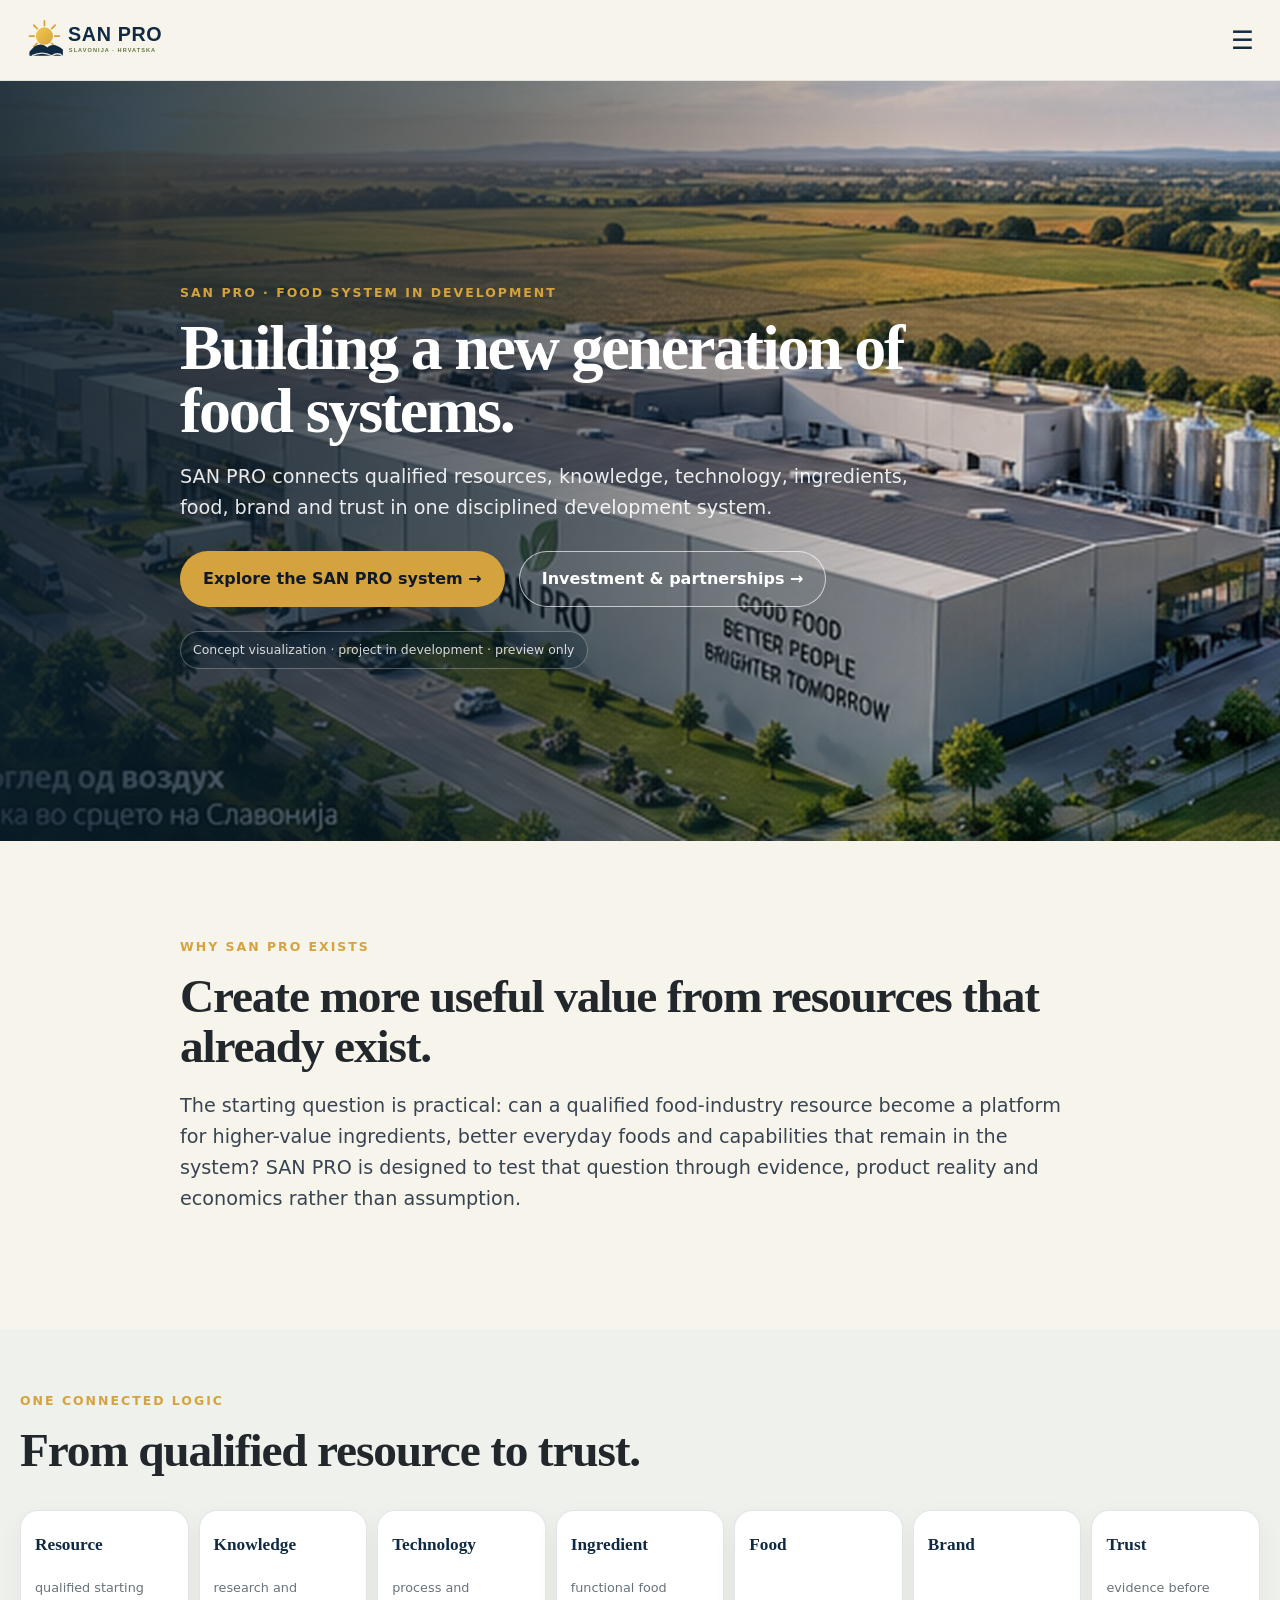
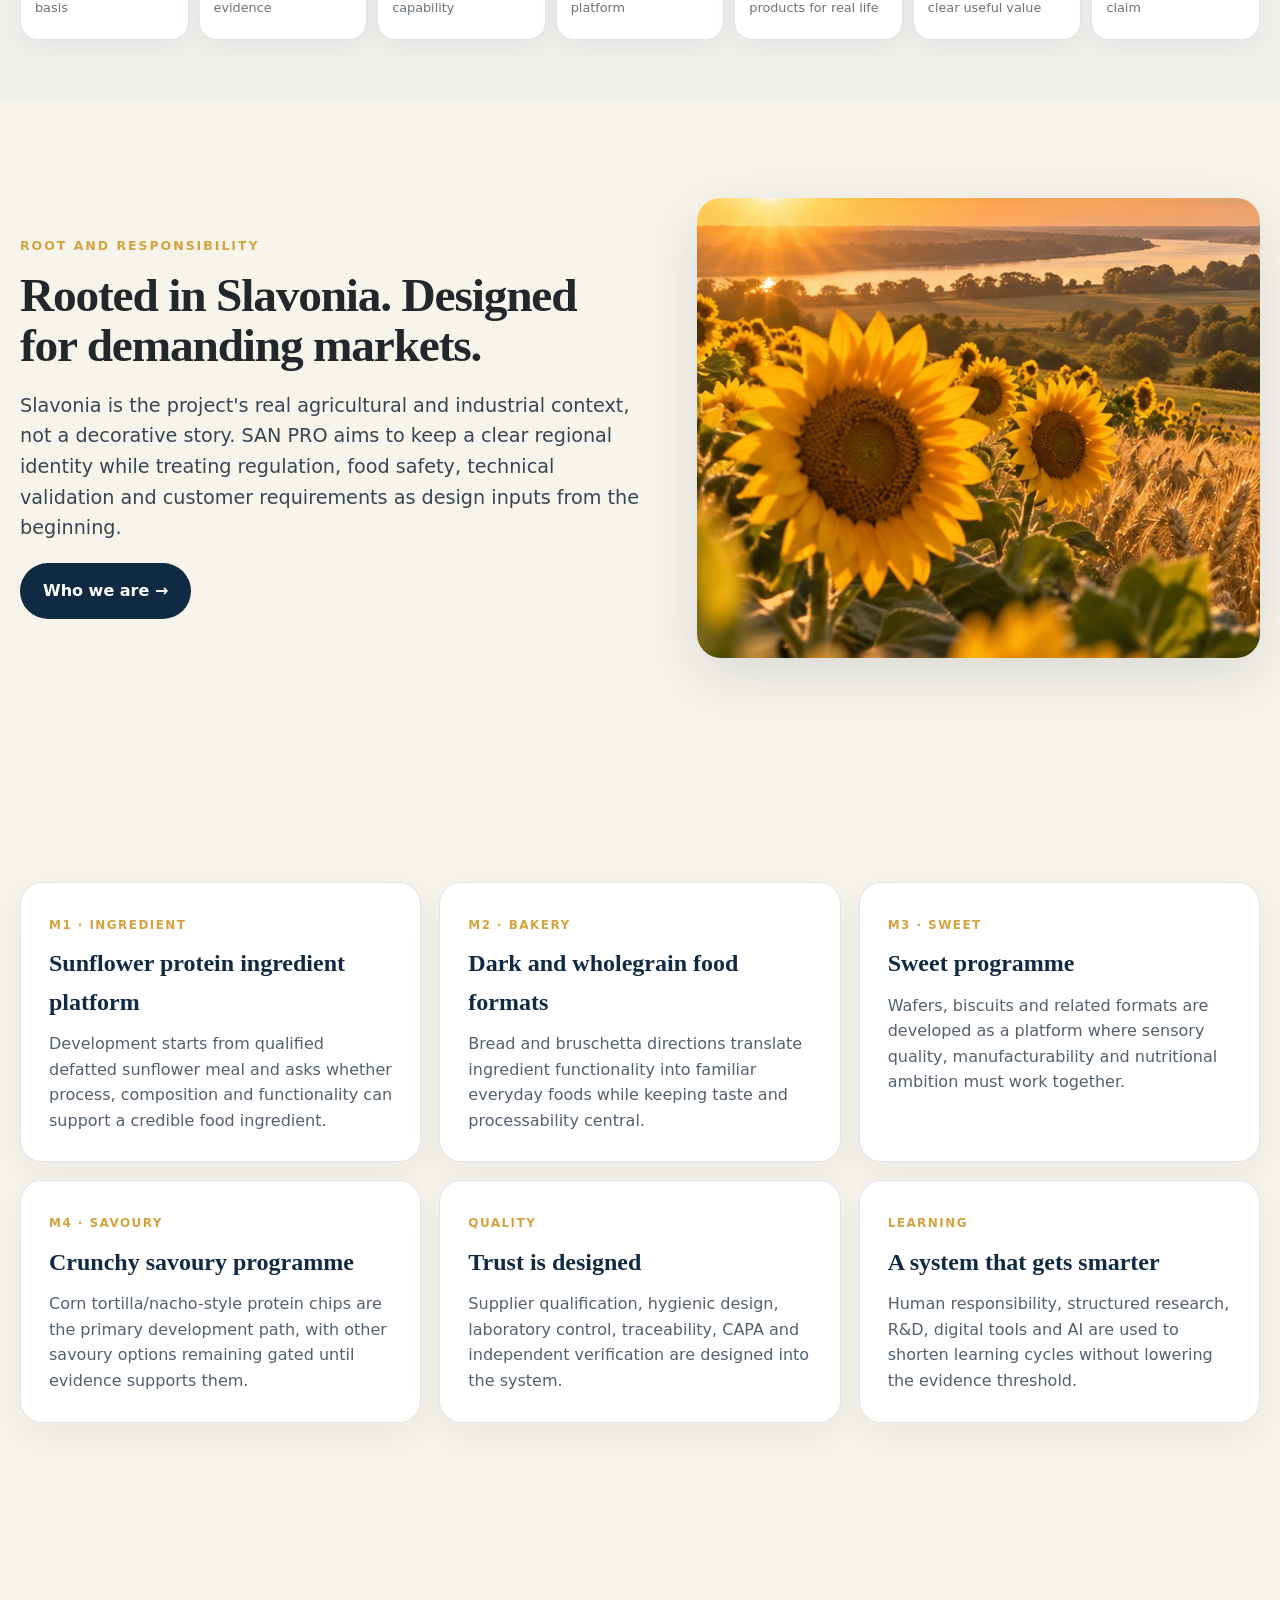
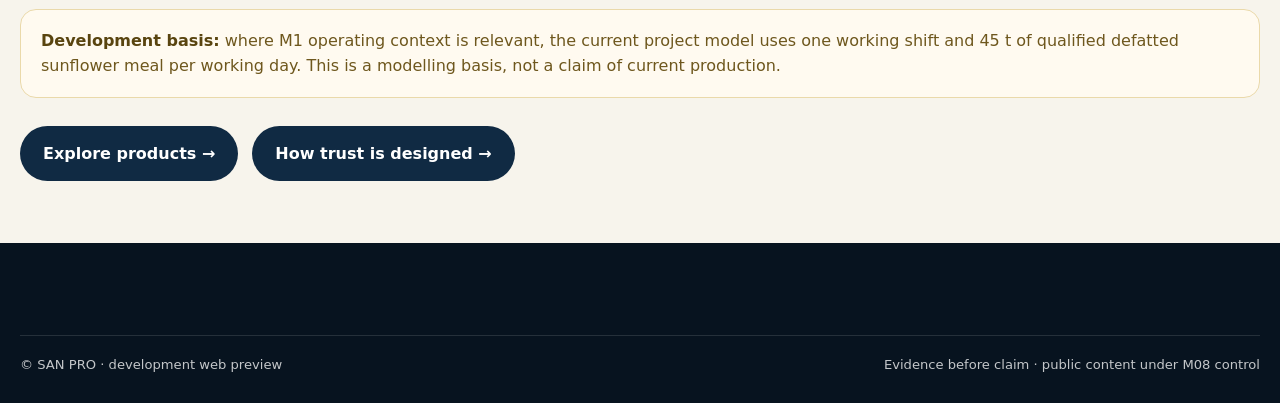
<file: index.html>
<!doctype html><html lang="en"><head><meta charset="utf-8"><meta name="viewport" content="width=device-width,initial-scale=1"><meta name="robots" content="noindex,nofollow,noarchive"><title>Building a new generation of food systems — SAN PRO</title><meta name="description" content="SAN PRO is a food-system project connecting qualified resources, technology, ingredients, food and evidence."><link rel="stylesheet" href="/assets/css/styles.css"><link rel="stylesheet" href="/assets/css/v3.css"></head><body><a class="skip-link" href="#main">Skip to content</a><header class="header"><div class="container nav"><a href="/" class="brand" aria-label="SAN PRO home"><img src="/assets/logo.svg" alt="SAN PRO"></a><button class="mobile-btn" aria-label="Open menu" aria-expanded="false">☰</button><nav class="menu" aria-label="Main navigation"><a href="/" aria-current="page">Home</a><a href="/o-nama/">Who we are</a><a href="/san-pro/">SAN PRO system</a><a href="/proizvodi/">Products</a><a href="/kvaliteta/">Quality</a><a href="/ulaganja/">Investment</a><a href="/inovacije/">Innovation</a><a href="/buducnost/">Future</a><a href="/kontakt/" class="nav-cta">Contact →</a></nav></div></header><main id="main"><section class="hero"><img src="/assets/images/12_FACTORY_EXTERIOR_CONCEPT.jpg" alt="Concept visualization of a modern food production campus"><div class="container hero-content"><p class="eyebrow">SAN PRO · food system in development</p><h1 class="display">Building a new generation of food systems.</h1><p class="lead">SAN PRO connects qualified resources, knowledge, technology, ingredients, food, brand and trust in one disciplined development system.</p><div class="cta-row"><a class="btn btn-gold" href="/san-pro/">Explore the SAN PRO system →</a><a class="btn btn-outline" href="/ulaganja/">Investment & partnerships →</a></div><span class="v3-hero-note">Concept visualization · project in development · preview only</span></div></section><section class="section"><div class="container intro-copy"><p class="eyebrow">Why SAN PRO exists</p><h2 class="h2">Create more useful value from resources that already exist.</h2><p class="lead">The starting question is practical: can a qualified food-industry resource become a platform for higher-value ingredients, better everyday foods and capabilities that remain in the system? SAN PRO is designed to test that question through evidence, product reality and economics rather than assumption.</p></div></section><section class="section-sm section-alt"><div class="container"><p class="eyebrow">One connected logic</p><h2 class="h2">From qualified resource to trust.</h2><div class="system-flow"><div class="flow-step"><b>Resource</b><span>qualified starting basis</span></div><div class="flow-step"><b>Knowledge</b><span>research and evidence</span></div><div class="flow-step"><b>Technology</b><span>process and capability</span></div><div class="flow-step"><b>Ingredient</b><span>functional food platform</span></div><div class="flow-step"><b>Food</b><span>products for real life</span></div><div class="flow-step"><b>Brand</b><span>clear useful value</span></div><div class="flow-step"><b>Trust</b><span>evidence before claim</span></div></div></div></section><section class="section"><div class="container split"><div><p class="eyebrow">Root and responsibility</p><h2 class="h2">Rooted in Slavonia. Designed for demanding markets.</h2><p class="lead">Slavonia is the project's real agricultural and industrial context, not a decorative story. SAN PRO aims to keep a clear regional identity while treating regulation, food safety, technical validation and customer requirements as design inputs from the beginning.</p><a class="btn btn-blue" href="/o-nama/">Who we are →</a></div><div class="visual"><img src="/assets/images/02_SUNFLOWER_SLAVONIJA.jpg" alt="Sunflower and agricultural landscape in Slavonia"></div></div></section><section class="section"><div class="container"><div class="v3-grid"><div class="v3-card"><span class="mini">M1 · Ingredient</span><h3>Sunflower protein ingredient platform</h3><p>Development starts from qualified defatted sunflower meal and asks whether process, composition and functionality can support a credible food ingredient.</p></div><div class="v3-card"><span class="mini">M2 · Bakery</span><h3>Dark and wholegrain food formats</h3><p>Bread and bruschetta directions translate ingredient functionality into familiar everyday foods while keeping taste and processability central.</p></div><div class="v3-card"><span class="mini">M3 · Sweet</span><h3>Sweet programme</h3><p>Wafers, biscuits and related formats are developed as a platform where sensory quality, manufacturability and nutritional ambition must work together.</p></div><div class="v3-card"><span class="mini">M4 · Savoury</span><h3>Crunchy savoury programme</h3><p>Corn tortilla/nacho-style protein chips are the primary development path, with other savoury options remaining gated until evidence supports them.</p></div><div class="v3-card"><span class="mini">Quality</span><h3>Trust is designed</h3><p>Supplier qualification, hygienic design, laboratory control, traceability, CAPA and independent verification are designed into the system.</p></div><div class="v3-card"><span class="mini">Learning</span><h3>A system that gets smarter</h3><p>Human responsibility, structured research, R&amp;D, digital tools and AI are used to shorten learning cycles without lowering the evidence threshold.</p></div></div></div></section><section class="section-sm"><div class="container"><div class="fact-note"><strong>Development basis:</strong> where M1 operating context is relevant, the current project model uses one working shift and 45 t of qualified defatted sunflower meal per working day. This is a modelling basis, not a claim of current production.</div><div class="cta-row"><a class="btn btn-blue" href="/proizvodi/">Explore products →</a><a class="btn btn-blue" href="/kvaliteta/">How trust is designed →</a></div></div></section></main><footer class="footer"><div class="container"><div class="legal"><span>© SAN PRO · development web preview</span><span>Evidence before claim · public content under M08 control</span></div></div></footer><script src="/assets/js/script.js"></script></body></html>
</file>
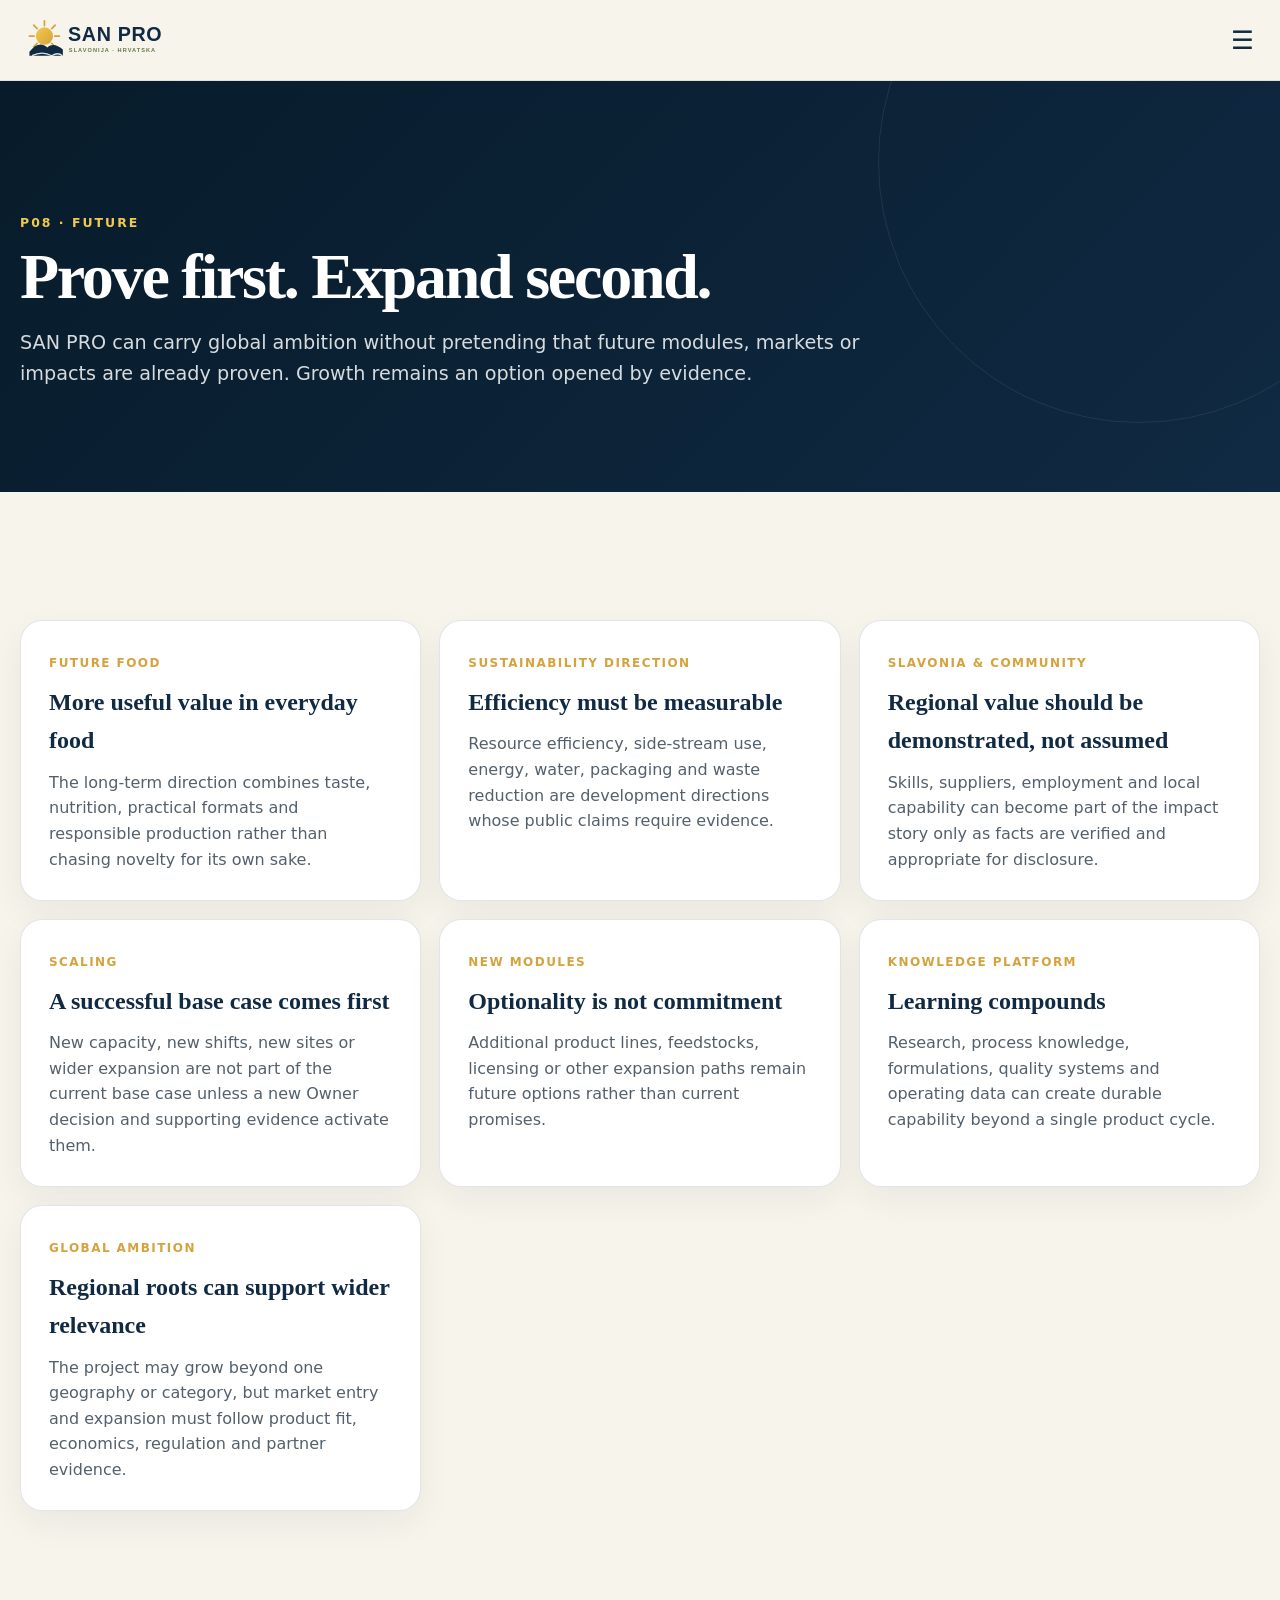
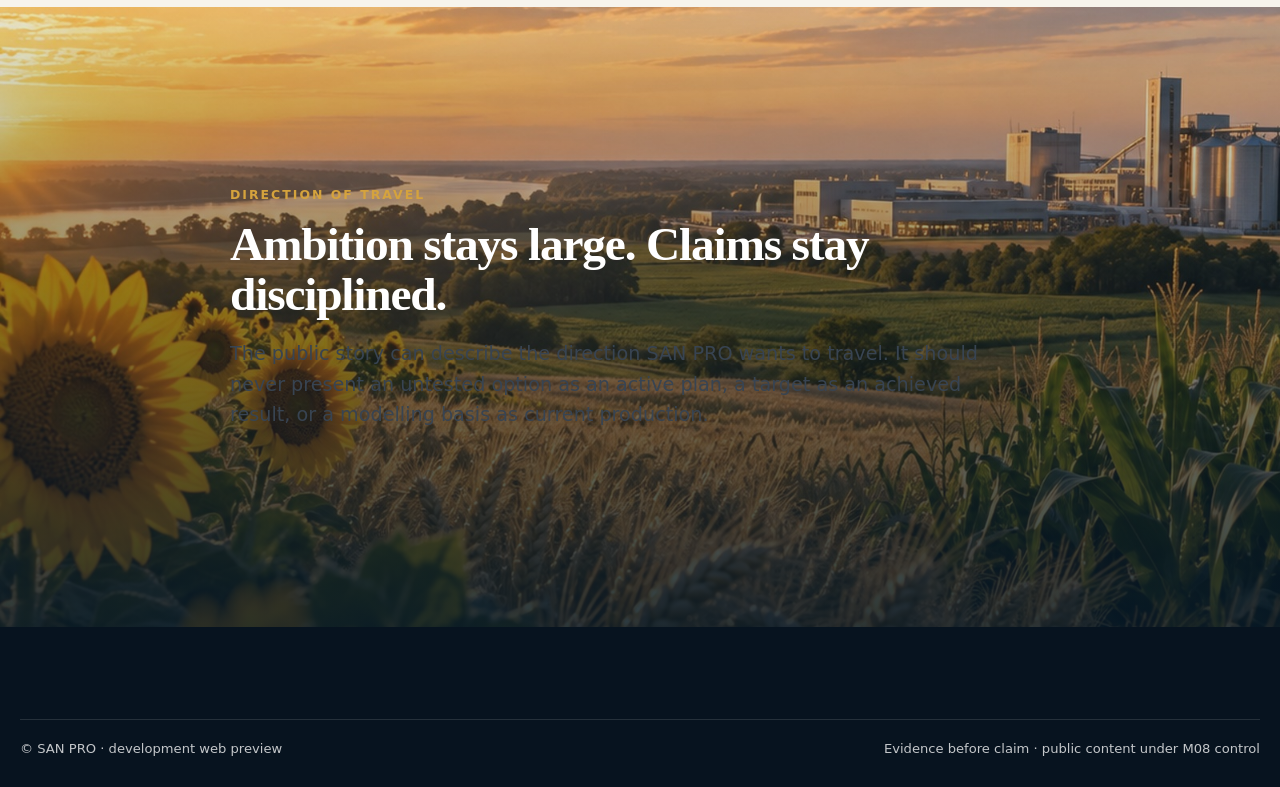
<file: buducnost/index.html>
<!doctype html><html lang="en"><head><meta charset="utf-8"><meta name="viewport" content="width=device-width,initial-scale=1"><meta name="robots" content="noindex,nofollow,noarchive"><title>Future — SAN PRO</title><meta name="description" content="SAN PRO future-food, sustainability, scaling and long-term learning direction."><link rel="stylesheet" href="/assets/css/styles.css"><link rel="stylesheet" href="/assets/css/v3.css"></head><body><a class="skip-link" href="#main">Skip to content</a><header class="header"><div class="container nav"><a href="/" class="brand" aria-label="SAN PRO home"><img src="/assets/logo.svg" alt="SAN PRO"></a><button class="mobile-btn" aria-label="Open menu" aria-expanded="false">☰</button><nav class="menu" aria-label="Main navigation"><a href="/">Home</a><a href="/o-nama/">Who we are</a><a href="/san-pro/">SAN PRO system</a><a href="/proizvodi/">Products</a><a href="/kvaliteta/">Quality</a><a href="/ulaganja/">Investment</a><a href="/inovacije/">Innovation</a><a href="/buducnost/" aria-current="page">Future</a><a href="/kontakt/" class="nav-cta">Contact →</a></nav></div></header><main id="main"><section class="page-hero v3-page"><div class="container"><p class="page-kicker">P08 · Future</p><h1 class="display">Prove first. Expand second.</h1><p class="page-summary">SAN PRO can carry global ambition without pretending that future modules, markets or impacts are already proven. Growth remains an option opened by evidence.</p></div></section><section class="section"><div class="container"><div class="v3-grid"><div class="v3-card"><span class="mini">Future food</span><h3>More useful value in everyday food</h3><p>The long-term direction combines taste, nutrition, practical formats and responsible production rather than chasing novelty for its own sake.</p></div><div class="v3-card"><span class="mini">Sustainability direction</span><h3>Efficiency must be measurable</h3><p>Resource efficiency, side-stream use, energy, water, packaging and waste reduction are development directions whose public claims require evidence.</p></div><div class="v3-card"><span class="mini">Slavonia &amp; community</span><h3>Regional value should be demonstrated, not assumed</h3><p>Skills, suppliers, employment and local capability can become part of the impact story only as facts are verified and appropriate for disclosure.</p></div><div class="v3-card"><span class="mini">Scaling</span><h3>A successful base case comes first</h3><p>New capacity, new shifts, new sites or wider expansion are not part of the current base case unless a new Owner decision and supporting evidence activate them.</p></div><div class="v3-card"><span class="mini">New modules</span><h3>Optionality is not commitment</h3><p>Additional product lines, feedstocks, licensing or other expansion paths remain future options rather than current promises.</p></div><div class="v3-card"><span class="mini">Knowledge platform</span><h3>Learning compounds</h3><p>Research, process knowledge, formulations, quality systems and operating data can create durable capability beyond a single product cycle.</p></div><div class="v3-card"><span class="mini">Global ambition</span><h3>Regional roots can support wider relevance</h3><p>The project may grow beyond one geography or category, but market entry and expansion must follow product fit, economics, regulation and partner evidence.</p></div></div></div></section><section class="future"><img src="/assets/images/15_FUTURE_HORIZON.jpg" alt="Slavonian horizon"><div class="container future-content"><p class="eyebrow">Direction of travel</p><h2 class="h2">Ambition stays large. Claims stay disciplined.</h2><p class="lead">The public story can describe the direction SAN PRO wants to travel. It should never present an untested option as an active plan, a target as an achieved result, or a modelling basis as current production.</p></div></section></main><footer class="footer"><div class="container"><div class="legal"><span>© SAN PRO · development web preview</span><span>Evidence before claim · public content under M08 control</span></div></div></footer><script src="/assets/js/script.js"></script></body></html>
</file>
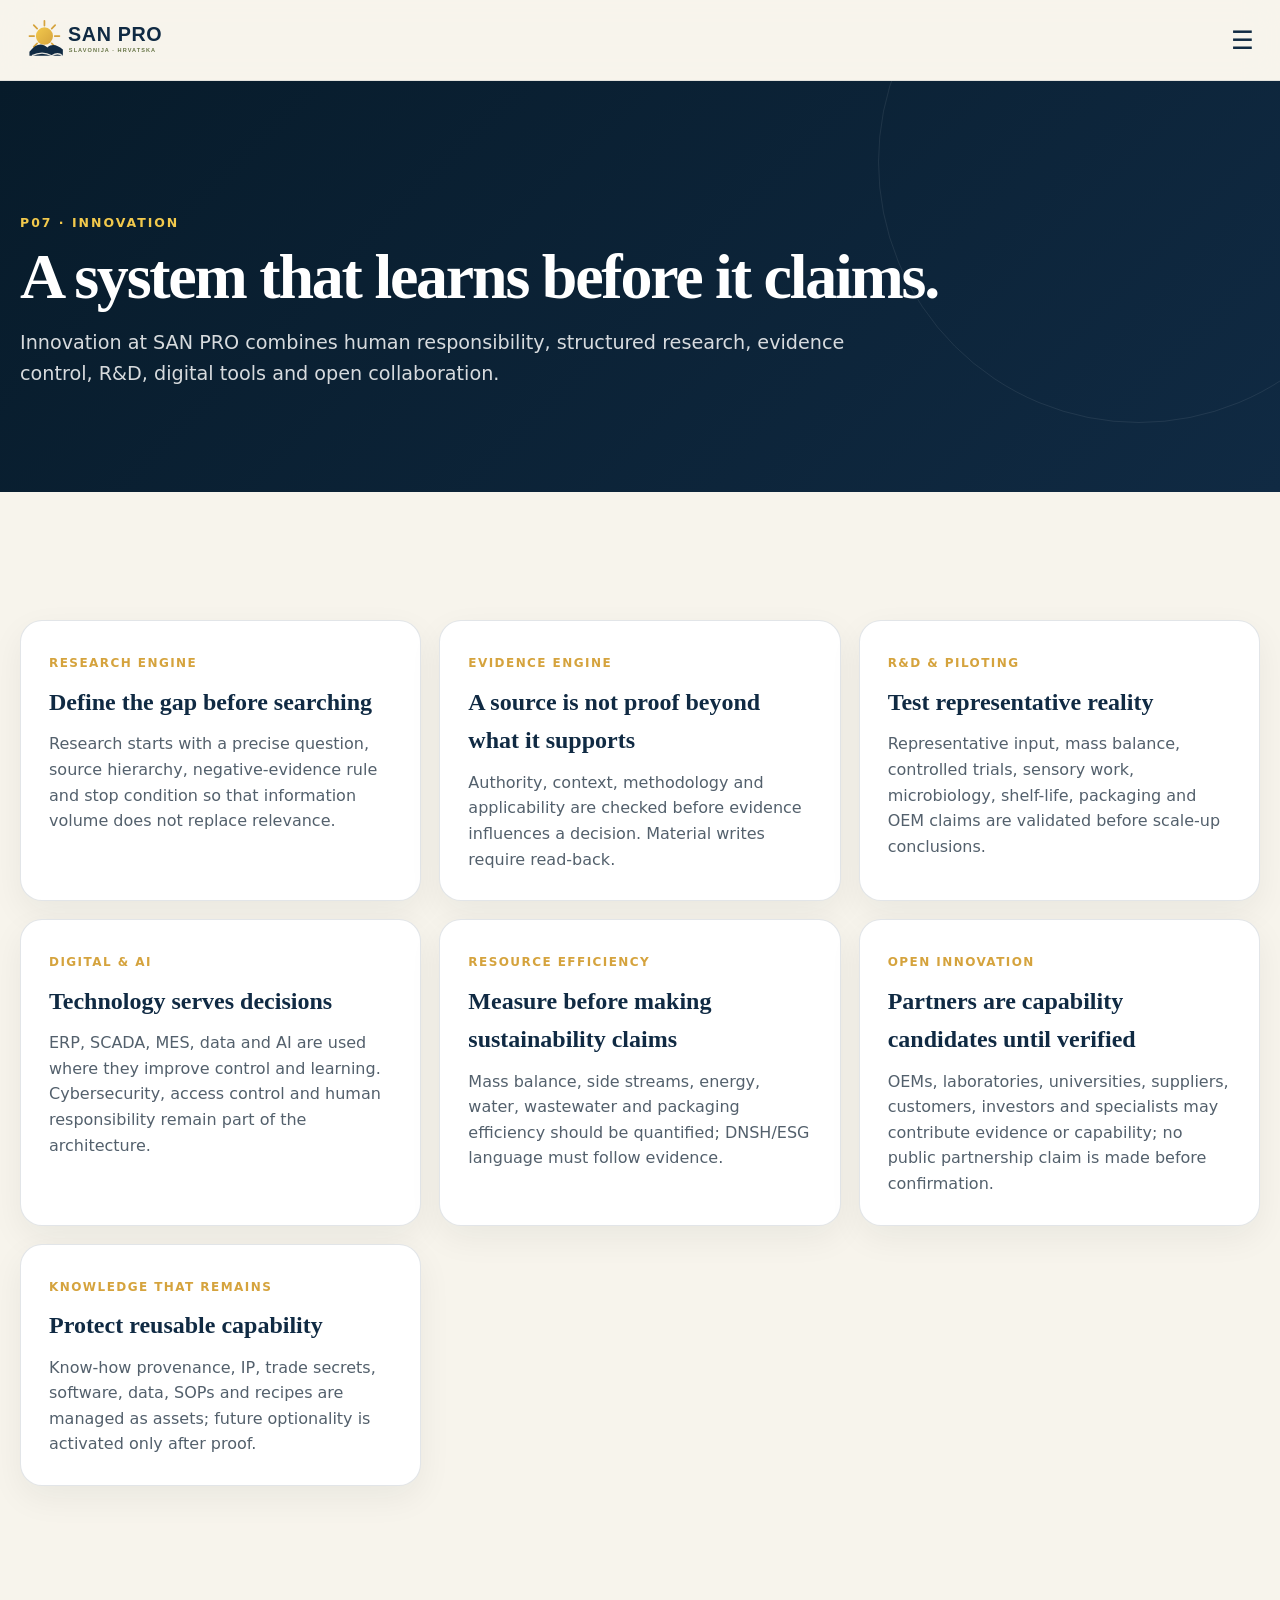
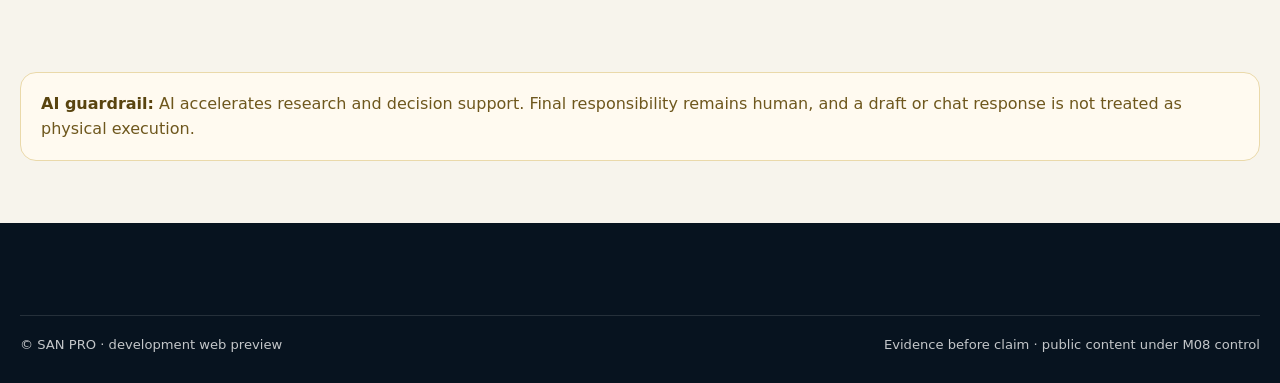
<file: inovacije/index.html>
<!doctype html><html lang="en"><head><meta charset="utf-8"><meta name="viewport" content="width=device-width,initial-scale=1"><meta name="robots" content="noindex,nofollow,noarchive"><title>Innovation — SAN PRO</title><meta name="description" content="Research, evidence, R&amp;D, digital tools and Human + AI architecture at SAN PRO."><link rel="stylesheet" href="/assets/css/styles.css"><link rel="stylesheet" href="/assets/css/v3.css"></head><body><a class="skip-link" href="#main">Skip to content</a><header class="header"><div class="container nav"><a href="/" class="brand" aria-label="SAN PRO home"><img src="/assets/logo.svg" alt="SAN PRO"></a><button class="mobile-btn" aria-label="Open menu" aria-expanded="false">☰</button><nav class="menu" aria-label="Main navigation"><a href="/">Home</a><a href="/o-nama/">Who we are</a><a href="/san-pro/">SAN PRO system</a><a href="/proizvodi/">Products</a><a href="/kvaliteta/">Quality</a><a href="/ulaganja/">Investment</a><a href="/inovacije/" aria-current="page">Innovation</a><a href="/buducnost/">Future</a><a href="/kontakt/" class="nav-cta">Contact →</a></nav></div></header><main id="main"><section class="page-hero v3-page"><div class="container"><p class="page-kicker">P07 · Innovation</p><h1 class="display">A system that learns before it claims.</h1><p class="page-summary">Innovation at SAN PRO combines human responsibility, structured research, evidence control, R&D, digital tools and open collaboration.</p></div></section><section class="section"><div class="container"><div class="v3-grid"><div class="v3-card"><span class="mini">Research Engine</span><h3>Define the gap before searching</h3><p>Research starts with a precise question, source hierarchy, negative-evidence rule and stop condition so that information volume does not replace relevance.</p></div><div class="v3-card"><span class="mini">Evidence Engine</span><h3>A source is not proof beyond what it supports</h3><p>Authority, context, methodology and applicability are checked before evidence influences a decision. Material writes require read-back.</p></div><div class="v3-card"><span class="mini">R&amp;D &amp; piloting</span><h3>Test representative reality</h3><p>Representative input, mass balance, controlled trials, sensory work, microbiology, shelf-life, packaging and OEM claims are validated before scale-up conclusions.</p></div><div class="v3-card"><span class="mini">Digital &amp; AI</span><h3>Technology serves decisions</h3><p>ERP, SCADA, MES, data and AI are used where they improve control and learning. Cybersecurity, access control and human responsibility remain part of the architecture.</p></div><div class="v3-card"><span class="mini">Resource efficiency</span><h3>Measure before making sustainability claims</h3><p>Mass balance, side streams, energy, water, wastewater and packaging efficiency should be quantified; DNSH/ESG language must follow evidence.</p></div><div class="v3-card"><span class="mini">Open innovation</span><h3>Partners are capability candidates until verified</h3><p>OEMs, laboratories, universities, suppliers, customers, investors and specialists may contribute evidence or capability; no public partnership claim is made before confirmation.</p></div><div class="v3-card"><span class="mini">Knowledge that remains</span><h3>Protect reusable capability</h3><p>Know-how provenance, IP, trade secrets, software, data, SOPs and recipes are managed as assets; future optionality is activated only after proof.</p></div></div></div></section><section class="section-sm"><div class="container"><div class="fact-note"><strong>AI guardrail:</strong> AI accelerates research and decision support. Final responsibility remains human, and a draft or chat response is not treated as physical execution.</div></div></section></main><footer class="footer"><div class="container"><div class="legal"><span>© SAN PRO · development web preview</span><span>Evidence before claim · public content under M08 control</span></div></div></footer><script src="/assets/js/script.js"></script></body></html>
</file>
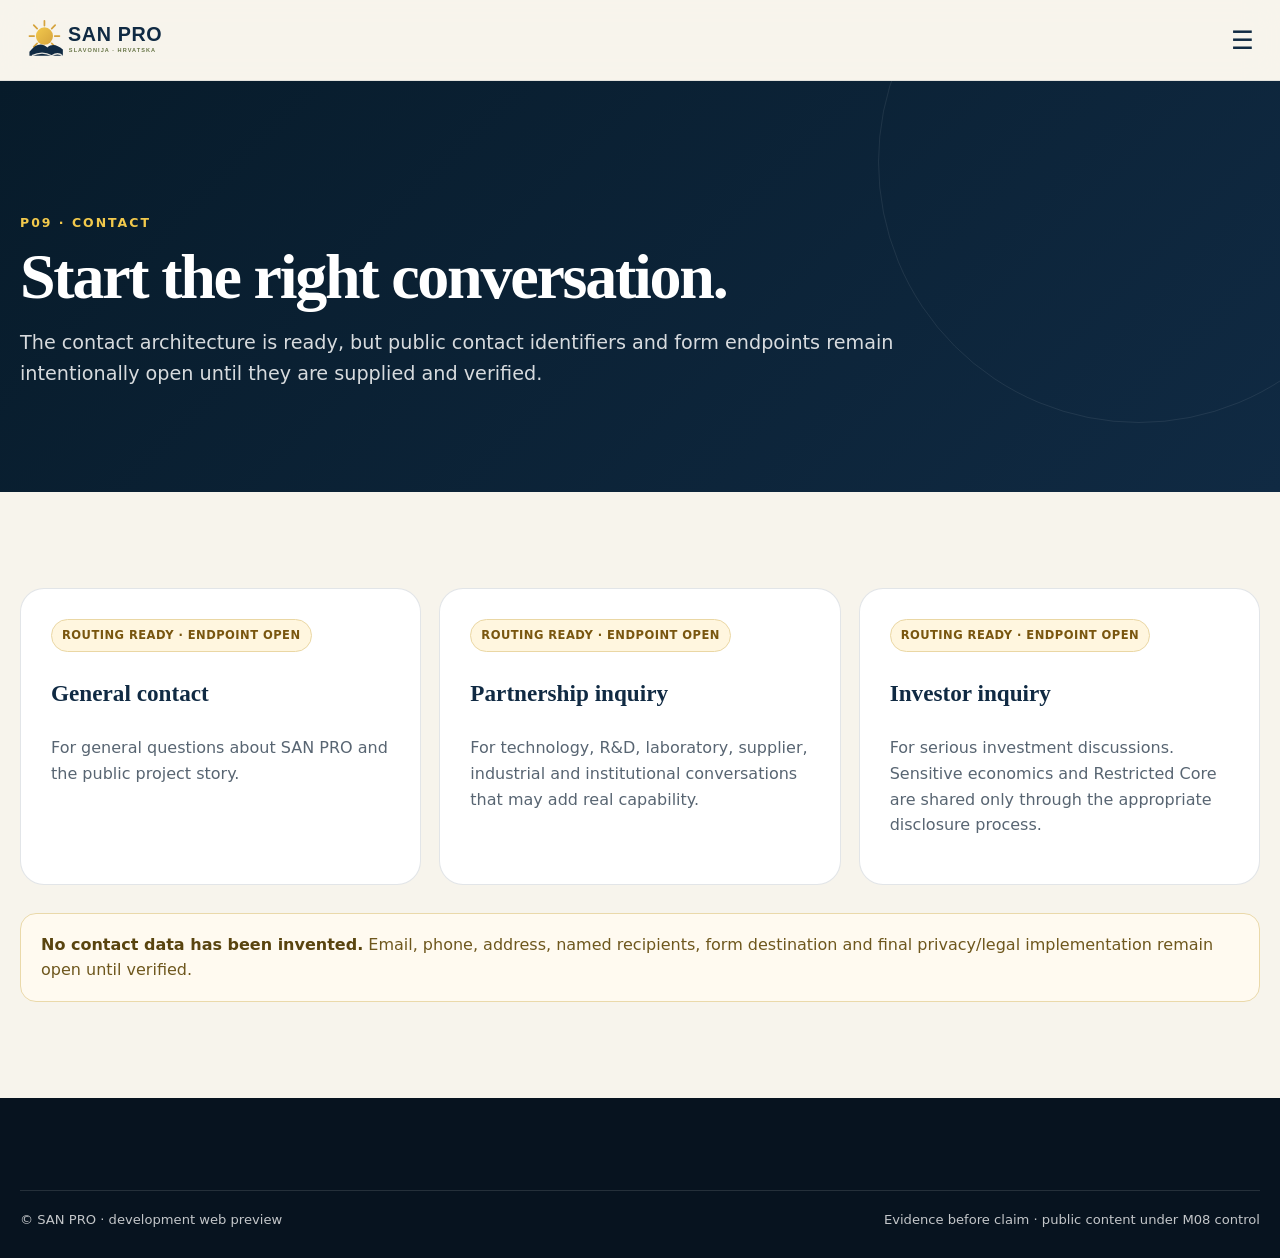
<file: kontakt/index.html>
<!doctype html><html lang="en"><head><meta charset="utf-8"><meta name="viewport" content="width=device-width,initial-scale=1"><meta name="robots" content="noindex,nofollow,noarchive"><title>Contact — SAN PRO</title><meta name="description" content="Controlled contact routes for general, partnership and investor inquiries."><link rel="stylesheet" href="/assets/css/styles.css"><link rel="stylesheet" href="/assets/css/v3.css"></head><body><a class="skip-link" href="#main">Skip to content</a><header class="header"><div class="container nav"><a href="/" class="brand" aria-label="SAN PRO home"><img src="/assets/logo.svg" alt="SAN PRO"></a><button class="mobile-btn" aria-label="Open menu" aria-expanded="false">☰</button><nav class="menu" aria-label="Main navigation"><a href="/">Home</a><a href="/o-nama/">Who we are</a><a href="/san-pro/">SAN PRO system</a><a href="/proizvodi/">Products</a><a href="/kvaliteta/">Quality</a><a href="/ulaganja/">Investment</a><a href="/inovacije/">Innovation</a><a href="/buducnost/">Future</a><a href="/kontakt/" class="nav-cta" aria-current="page">Contact →</a></nav></div></header><main id="main"><section class="page-hero v3-page"><div class="container"><p class="page-kicker">P09 · Contact</p><h1 class="display">Start the right conversation.</h1><p class="page-summary">The contact architecture is ready, but public contact identifiers and form endpoints remain intentionally open until they are supplied and verified.</p></div></section><section class="section"><div class="container"><div class="route-grid"><div class="route-card"><span class="status-chip dev">Routing ready · endpoint open</span><h3>General contact</h3><p>For general questions about SAN PRO and the public project story.</p></div><div class="route-card"><span class="status-chip dev">Routing ready · endpoint open</span><h3>Partnership inquiry</h3><p>For technology, R&D, laboratory, supplier, industrial and institutional conversations that may add real capability.</p></div><div class="route-card"><span class="status-chip dev">Routing ready · endpoint open</span><h3>Investor inquiry</h3><p>For serious investment discussions. Sensitive economics and Restricted Core are shared only through the appropriate disclosure process.</p></div></div><div class="fact-note"><strong>No contact data has been invented.</strong> Email, phone, address, named recipients, form destination and final privacy/legal implementation remain open until verified.</div></div></section></main><footer class="footer"><div class="container"><div class="legal"><span>© SAN PRO · development web preview</span><span>Evidence before claim · public content under M08 control</span></div></div></footer><script src="/assets/js/script.js"></script></body></html>
</file>
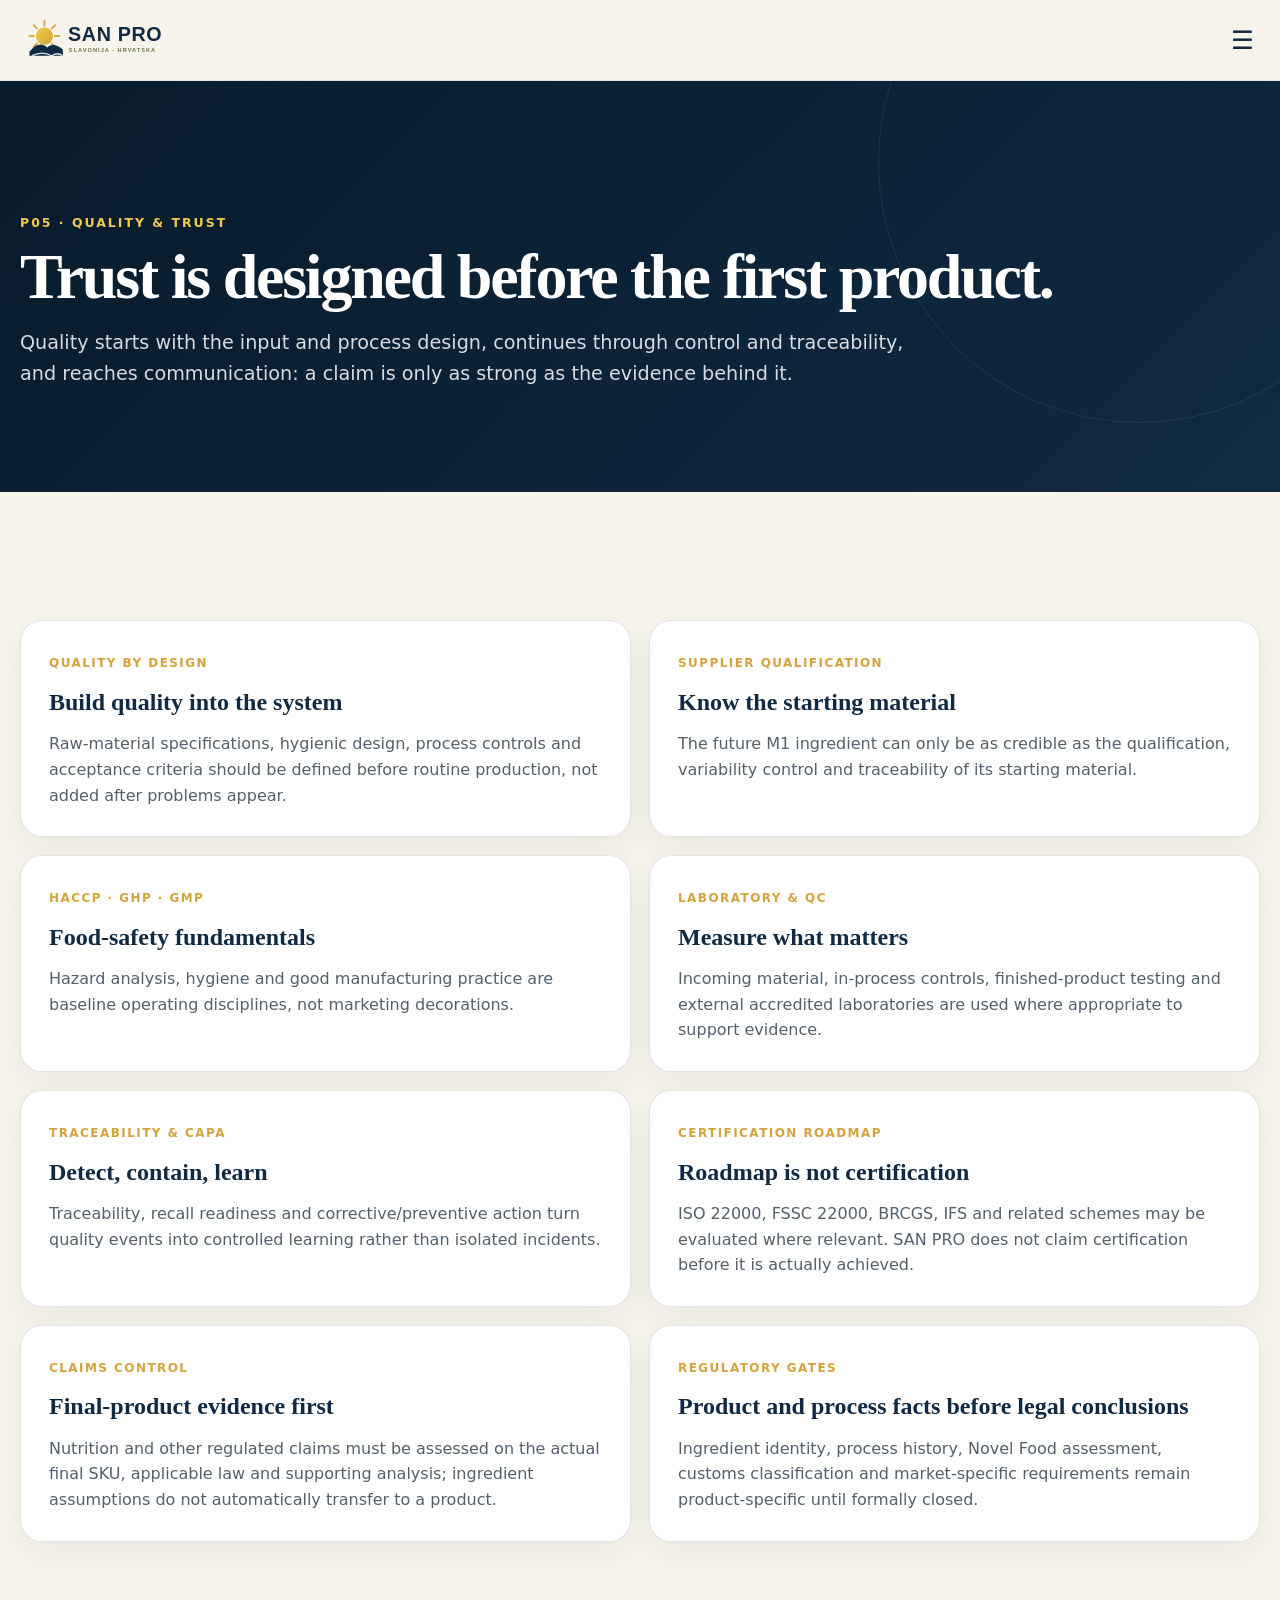
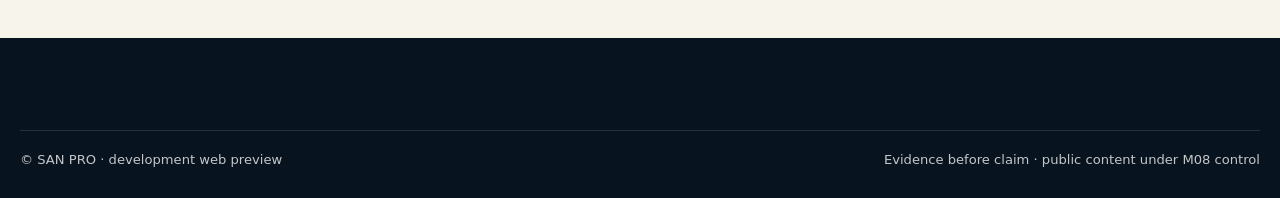
<file: kvaliteta/index.html>
<!doctype html><html lang="en"><head><meta charset="utf-8"><meta name="viewport" content="width=device-width,initial-scale=1"><meta name="robots" content="noindex,nofollow,noarchive"><title>Quality &amp; trust — SAN PRO</title><meta name="description" content="How SAN PRO approaches quality, food safety, traceability, verification and public claims."><link rel="stylesheet" href="/assets/css/styles.css"><link rel="stylesheet" href="/assets/css/v3.css"></head><body><a class="skip-link" href="#main">Skip to content</a><header class="header"><div class="container nav"><a href="/" class="brand" aria-label="SAN PRO home"><img src="/assets/logo.svg" alt="SAN PRO"></a><button class="mobile-btn" aria-label="Open menu" aria-expanded="false">☰</button><nav class="menu" aria-label="Main navigation"><a href="/">Home</a><a href="/o-nama/">Who we are</a><a href="/san-pro/">SAN PRO system</a><a href="/proizvodi/">Products</a><a href="/kvaliteta/" aria-current="page">Quality</a><a href="/ulaganja/">Investment</a><a href="/inovacije/">Innovation</a><a href="/buducnost/">Future</a><a href="/kontakt/" class="nav-cta">Contact →</a></nav></div></header><main id="main"><section class="page-hero v3-page"><div class="container"><p class="page-kicker">P05 · Quality & trust</p><h1 class="display">Trust is designed before the first product.</h1><p class="page-summary">Quality starts with the input and process design, continues through control and traceability, and reaches communication: a claim is only as strong as the evidence behind it.</p></div></section><section class="section"><div class="container"><div class="v3-grid two"><div class="v3-card"><span class="mini">Quality by Design</span><h3>Build quality into the system</h3><p>Raw-material specifications, hygienic design, process controls and acceptance criteria should be defined before routine production, not added after problems appear.</p></div><div class="v3-card"><span class="mini">Supplier qualification</span><h3>Know the starting material</h3><p>The future M1 ingredient can only be as credible as the qualification, variability control and traceability of its starting material.</p></div><div class="v3-card"><span class="mini">HACCP · GHP · GMP</span><h3>Food-safety fundamentals</h3><p>Hazard analysis, hygiene and good manufacturing practice are baseline operating disciplines, not marketing decorations.</p></div><div class="v3-card"><span class="mini">Laboratory &amp; QC</span><h3>Measure what matters</h3><p>Incoming material, in-process controls, finished-product testing and external accredited laboratories are used where appropriate to support evidence.</p></div><div class="v3-card"><span class="mini">Traceability &amp; CAPA</span><h3>Detect, contain, learn</h3><p>Traceability, recall readiness and corrective/preventive action turn quality events into controlled learning rather than isolated incidents.</p></div><div class="v3-card"><span class="mini">Certification roadmap</span><h3>Roadmap is not certification</h3><p>ISO 22000, FSSC 22000, BRCGS, IFS and related schemes may be evaluated where relevant. SAN PRO does not claim certification before it is actually achieved.</p></div><div class="v3-card"><span class="mini">Claims control</span><h3>Final-product evidence first</h3><p>Nutrition and other regulated claims must be assessed on the actual final SKU, applicable law and supporting analysis; ingredient assumptions do not automatically transfer to a product.</p></div><div class="v3-card"><span class="mini">Regulatory gates</span><h3>Product and process facts before legal conclusions</h3><p>Ingredient identity, process history, Novel Food assessment, customs classification and market-specific requirements remain product-specific until formally closed.</p></div></div></div></section></main><footer class="footer"><div class="container"><div class="legal"><span>© SAN PRO · development web preview</span><span>Evidence before claim · public content under M08 control</span></div></div></footer><script src="/assets/js/script.js"></script></body></html>
</file>
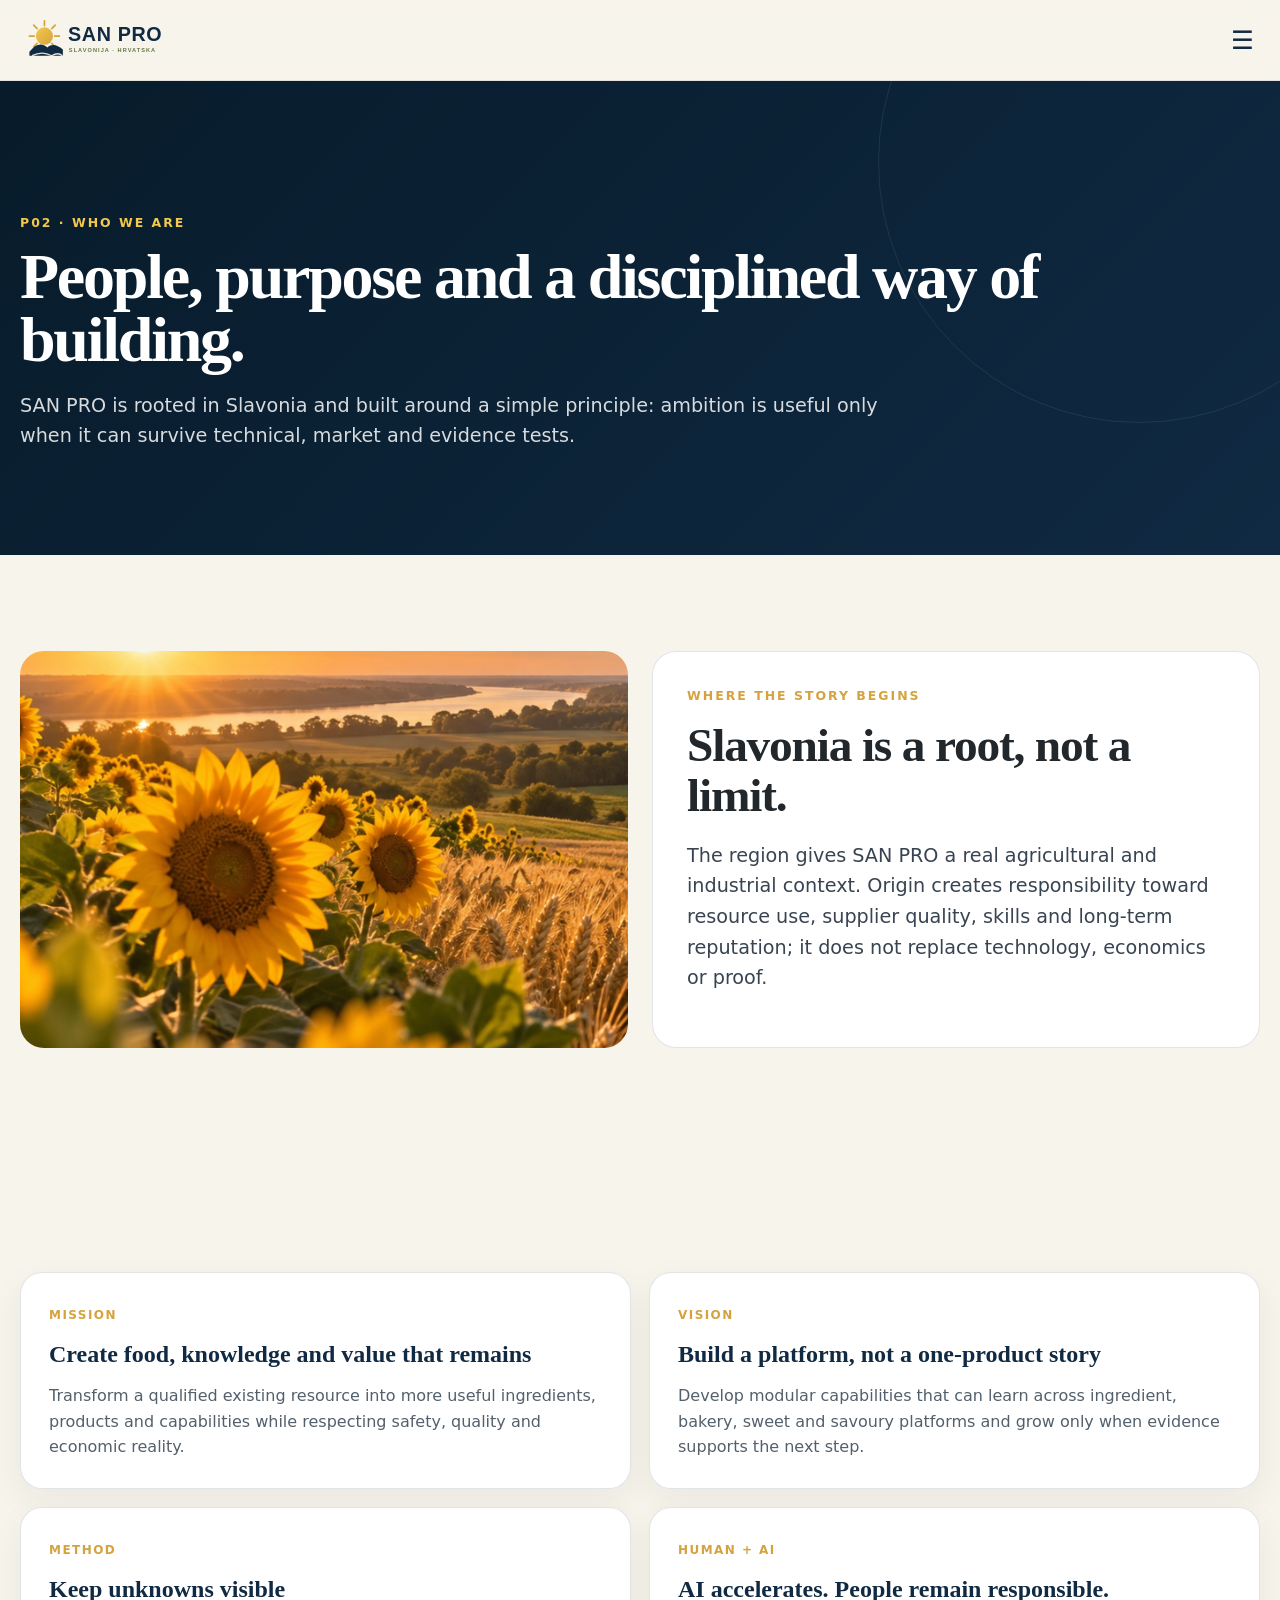
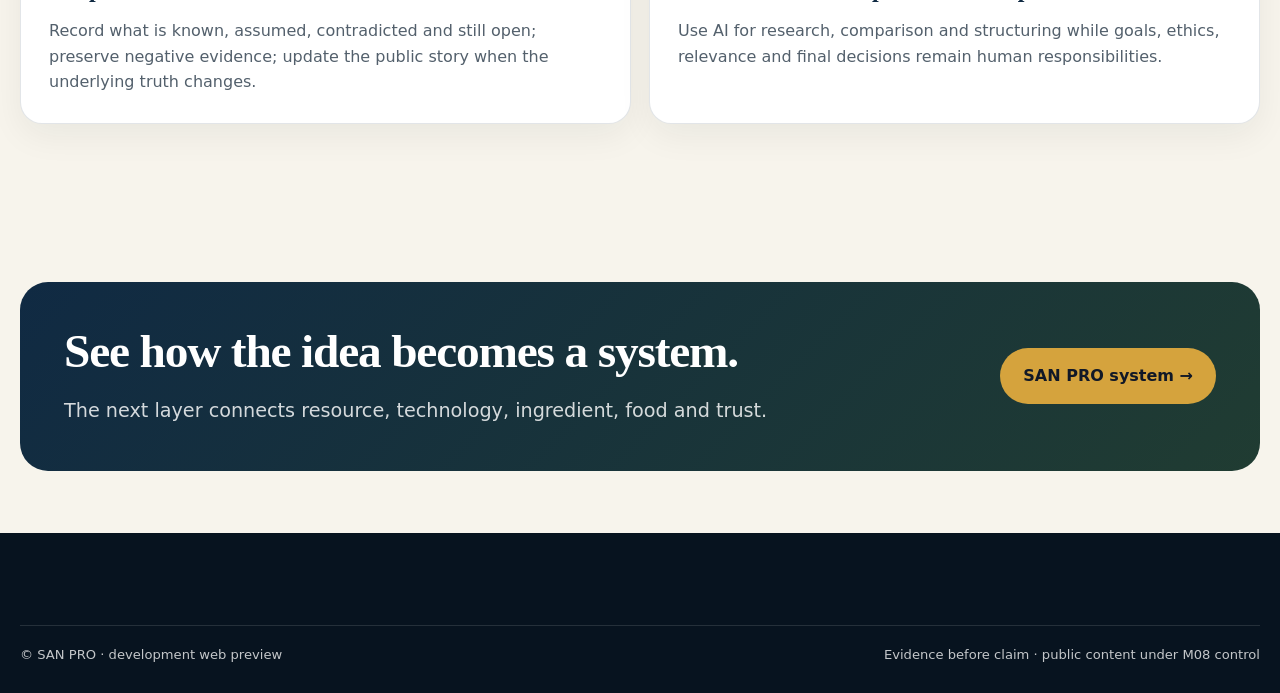
<file: o-nama/index.html>
<!doctype html><html lang="en"><head><meta charset="utf-8"><meta name="viewport" content="width=device-width,initial-scale=1"><meta name="robots" content="noindex,nofollow,noarchive"><title>Who we are — SAN PRO</title><meta name="description" content="People, mission, values and the development method behind SAN PRO."><link rel="stylesheet" href="/assets/css/styles.css"><link rel="stylesheet" href="/assets/css/v3.css"></head><body><a class="skip-link" href="#main">Skip to content</a><header class="header"><div class="container nav"><a href="/" class="brand" aria-label="SAN PRO home"><img src="/assets/logo.svg" alt="SAN PRO"></a><button class="mobile-btn" aria-label="Open menu" aria-expanded="false">☰</button><nav class="menu" aria-label="Main navigation"><a href="/">Home</a><a href="/o-nama/" aria-current="page">Who we are</a><a href="/san-pro/">SAN PRO system</a><a href="/proizvodi/">Products</a><a href="/kvaliteta/">Quality</a><a href="/ulaganja/">Investment</a><a href="/inovacije/">Innovation</a><a href="/buducnost/">Future</a><a href="/kontakt/" class="nav-cta">Contact →</a></nav></div></header><main id="main"><section class="page-hero v3-page"><div class="container"><p class="page-kicker">P02 · Who we are</p><h1 class="display">People, purpose and a disciplined way of building.</h1><p class="page-summary">SAN PRO is rooted in Slavonia and built around a simple principle: ambition is useful only when it can survive technical, market and evidence tests.</p></div></section><section class="section"><div class="container origin-strip"><div class="origin-image"><img src="/assets/images/02_SUNFLOWER_SLAVONIJA.jpg" alt="Sunflower and Slavonian agricultural landscape"></div><div class="origin-copy"><p class="eyebrow">Where the story begins</p><h2 class="h2">Slavonia is a root, not a limit.</h2><p class="lead">The region gives SAN PRO a real agricultural and industrial context. Origin creates responsibility toward resource use, supplier quality, skills and long-term reputation; it does not replace technology, economics or proof.</p></div></div></section><section class="section"><div class="container"><div class="v3-grid two"><div class="v3-card"><span class="mini">Mission</span><h3>Create food, knowledge and value that remains</h3><p>Transform a qualified existing resource into more useful ingredients, products and capabilities while respecting safety, quality and economic reality.</p></div><div class="v3-card"><span class="mini">Vision</span><h3>Build a platform, not a one-product story</h3><p>Develop modular capabilities that can learn across ingredient, bakery, sweet and savoury platforms and grow only when evidence supports the next step.</p></div><div class="v3-card"><span class="mini">Method</span><h3>Keep unknowns visible</h3><p>Record what is known, assumed, contradicted and still open; preserve negative evidence; update the public story when the underlying truth changes.</p></div><div class="v3-card"><span class="mini">Human + AI</span><h3>AI accelerates. People remain responsible.</h3><p>Use AI for research, comparison and structuring while goals, ethics, relevance and final decisions remain human responsibilities.</p></div></div></div></section><section class="section-sm"><div class="container"><div class="cta-band"><div><h2 class="h2">See how the idea becomes a system.</h2><p class="lead">The next layer connects resource, technology, ingredient, food and trust.</p></div><a class="btn btn-gold" href="/san-pro/">SAN PRO system →</a></div></div></section></main><footer class="footer"><div class="container"><div class="legal"><span>© SAN PRO · development web preview</span><span>Evidence before claim · public content under M08 control</span></div></div></footer><script src="/assets/js/script.js"></script></body></html>
</file>
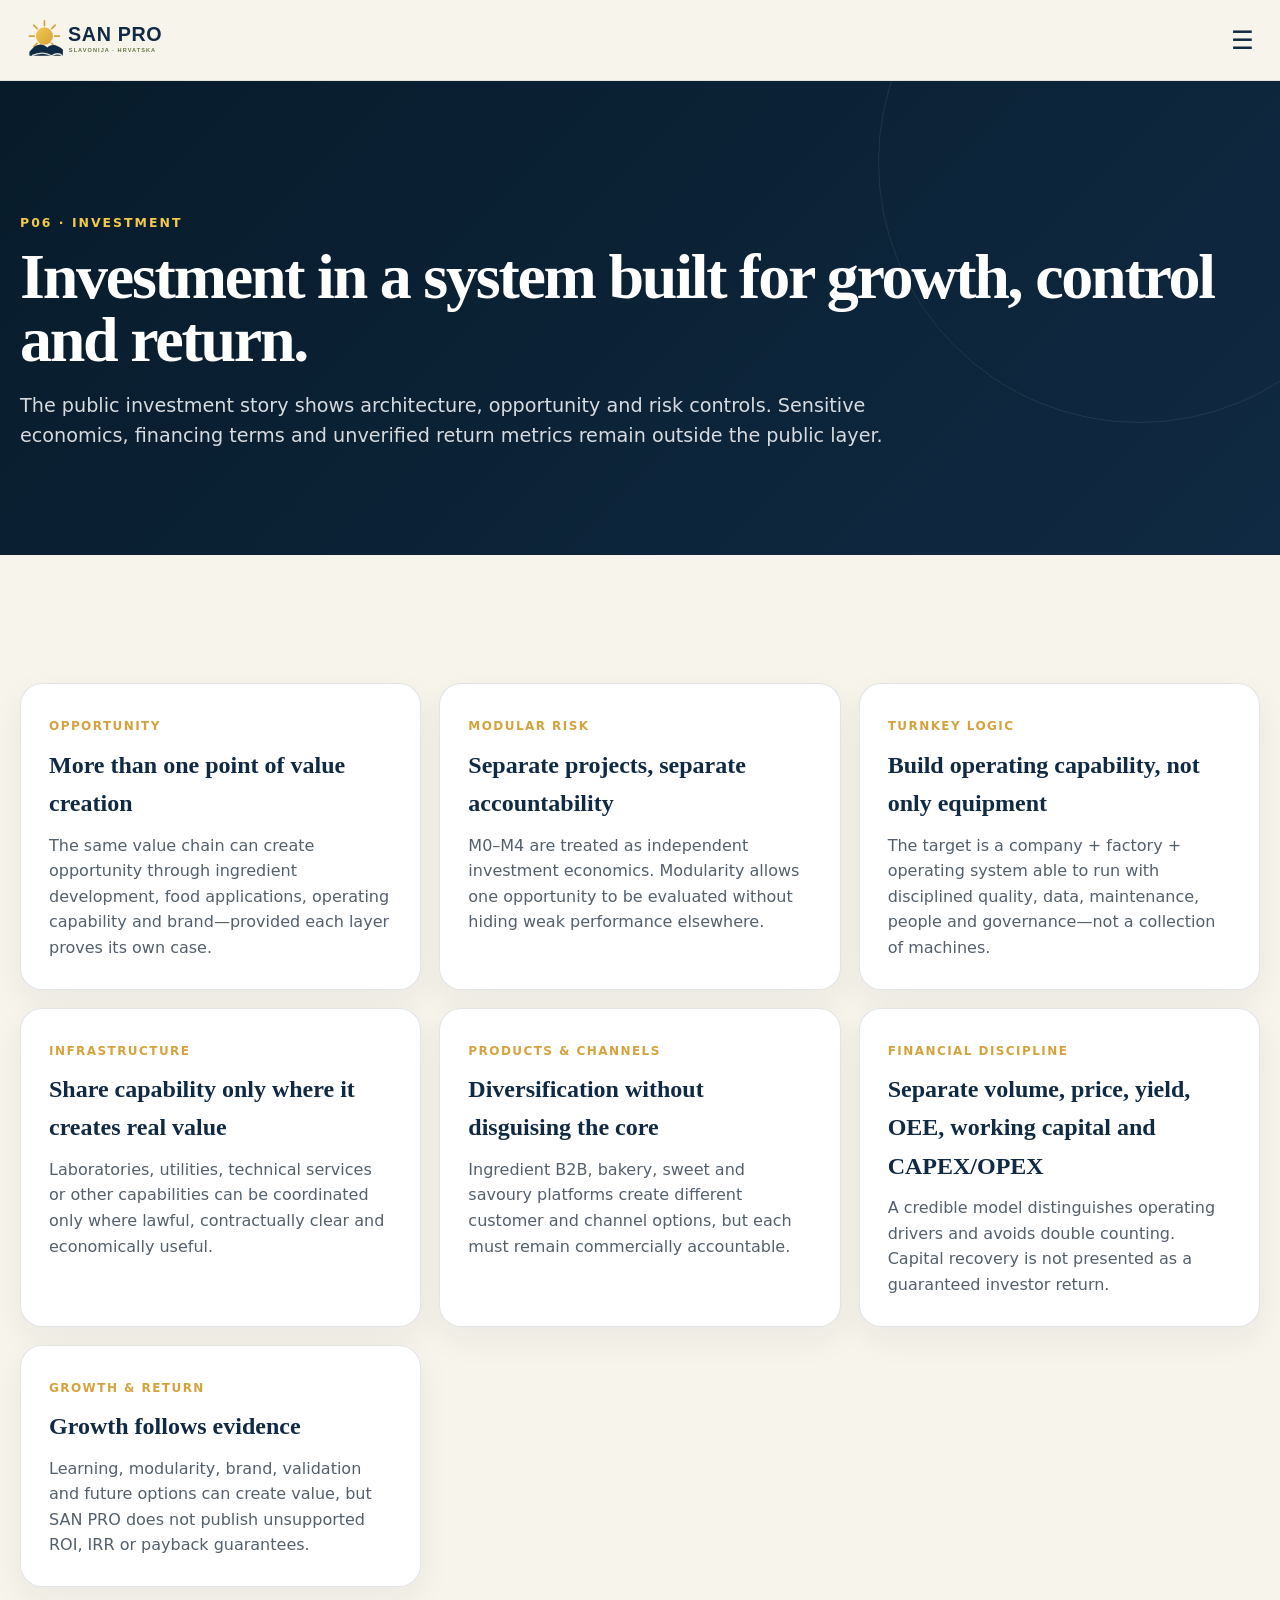
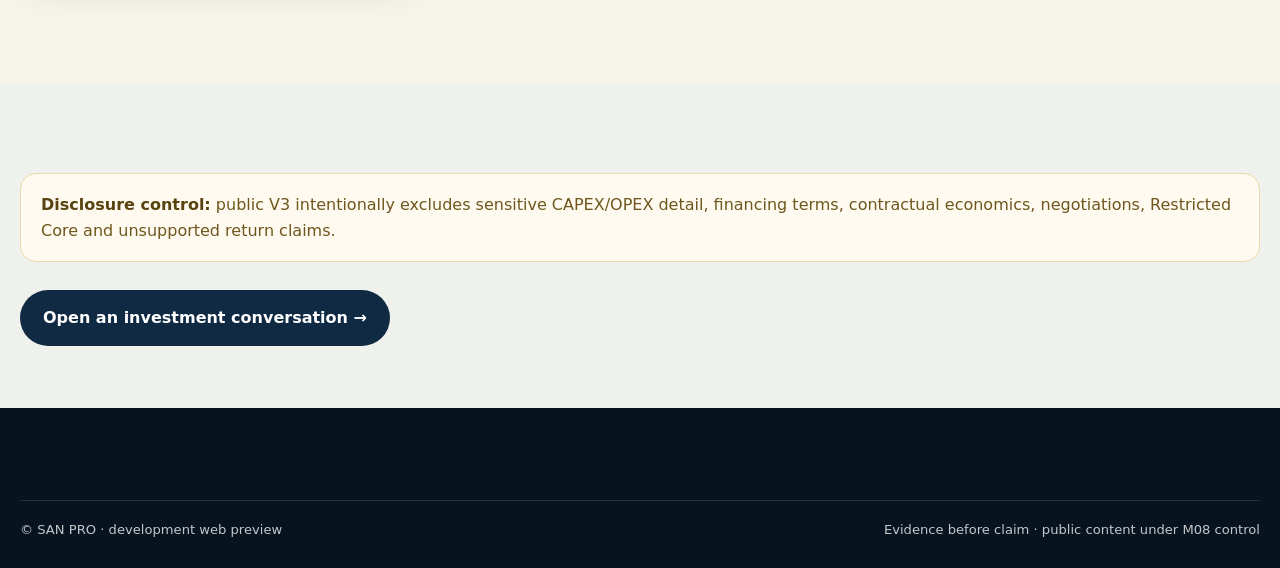
<file: partnerstva/index.html>
<!doctype html><html lang="hr"><head><meta charset="utf-8"><meta name="robots" content="noindex,nofollow"><meta http-equiv="refresh" content="0;url=/ulaganja/"><title>SAN PRO — Ulaganja i partnerstva</title></head><body><p>Ova ruta je u WEB V3 premještena na <a href="/ulaganja/">Ulaganja i partnerstva</a>.</p></body></html>
</file>
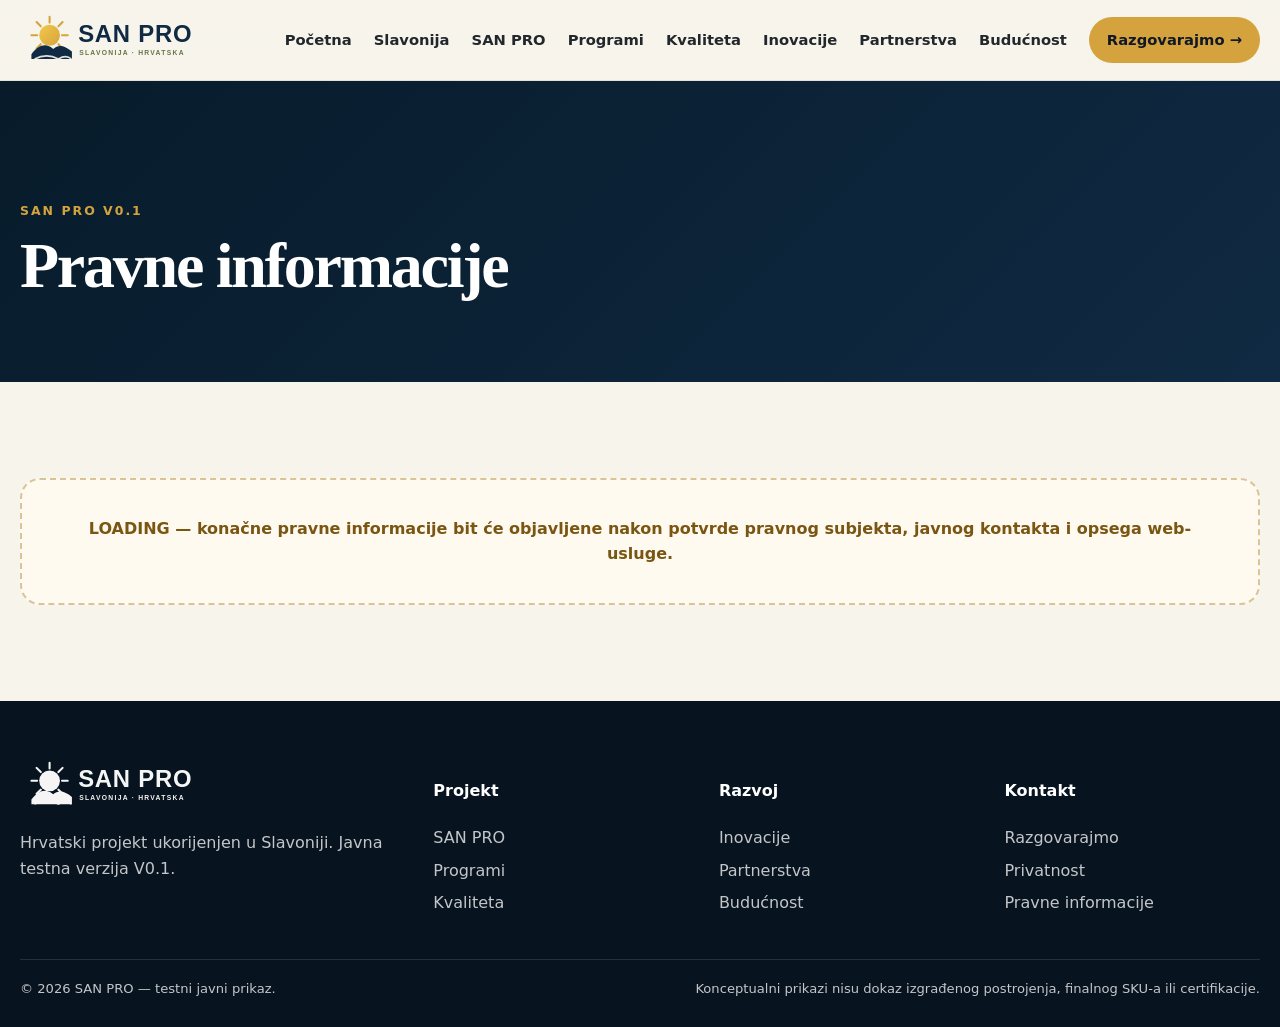
<file: pravne-informacije/index.html>
<!doctype html><html lang="hr"><head><meta charset="utf-8"><meta name="viewport" content="width=device-width,initial-scale=1"><meta name="robots" content="noindex,nofollow,noarchive"><title>Pravne informacije — SAN PRO</title><meta name="description" content="LOADING — konačne pravne informacije bit će objavljene nakon potvrde pravnog subjekta, javnog kontakta i opsega web-usluge."><meta property="og:title" content="Pravne informacije — SAN PRO"><meta property="og:description" content="LOADING — konačne pravne informacije bit će objavljene nakon potvrde pravnog subjekta, javnog kontakta i opsega web-usluge."><meta property="og:type" content="website"><meta property="og:image" content="/assets/images/01_HERO_SLAVONIJA.jpg"><link rel="icon" href="data:image/svg+xml,<svg xmlns=%22http://www.w3.org/2000/svg%22 viewBox=%220 0 100 100%22><circle cx=%2250%22 cy=%2250%22 r=%2242%22 fill=%22%23D5A33D%22/><path d=%22M20 65 Q50 35 80 65 V80 H20Z%22 fill=%22%23102A43%22/></svg>"><link rel="stylesheet" href="/assets/css/styles.css"></head><body><a class="skip-link" href="#main">Preskoči na sadržaj</a><header class="header"><div class="container nav"><a href="/" class="brand" aria-label="SAN PRO početna"><img src="/assets/logo.svg" alt="SAN PRO"></a><button class="mobile-btn" aria-label="Otvori izbornik" aria-expanded="false">☰</button><nav class="menu" aria-label="Glavna navigacija"><a href="/" >Početna</a><a href="/slavonija/" >Slavonija</a><a href="/san-pro/" >SAN PRO</a><a href="/programi/" >Programi</a><a href="/kvaliteta/" >Kvaliteta</a><a href="/inovacije/" >Inovacije</a><a href="/partnerstva/" >Partnerstva</a><a href="/buducnost/" >Budućnost</a><a class="nav-cta" href="/kontakt/">Razgovarajmo →</a></nav></div></header><main id="main"><section class="page-hero"><div class="container"><p class="eyebrow">SAN PRO V0.1</p><h1 class="display">Pravne informacije</h1></div></section><section class="section"><div class="container"><div class="loading-box">LOADING — konačne pravne informacije bit će objavljene nakon potvrde pravnog subjekta, javnog kontakta i opsega web-usluge.</div></div></section></main><footer class="footer"><div class="container"><div class="footer-grid"><div><img class="brand" src="/assets/logo.svg" alt="SAN PRO"><p>Hrvatski projekt ukorijenjen u Slavoniji. Javna testna verzija V0.1.</p></div><div><h4>Projekt</h4><a href="/san-pro/">SAN PRO</a><a href="/programi/">Programi</a><a href="/kvaliteta/">Kvaliteta</a></div><div><h4>Razvoj</h4><a href="/inovacije/">Inovacije</a><a href="/partnerstva/">Partnerstva</a><a href="/buducnost/">Budućnost</a></div><div><h4>Kontakt</h4><a href="/kontakt/">Razgovarajmo</a><a href="/privatnost/">Privatnost</a><a href="/pravne-informacije/">Pravne informacije</a></div></div><div class="legal"><span>© 2026 SAN PRO — testni javni prikaz.</span><span>Konceptualni prikazi nisu dokaz izgrađenog postrojenja, finalnog SKU-a ili certifikacije.</span></div></div></footer><script src="/assets/js/script.js" defer></script></body></html>
</file>
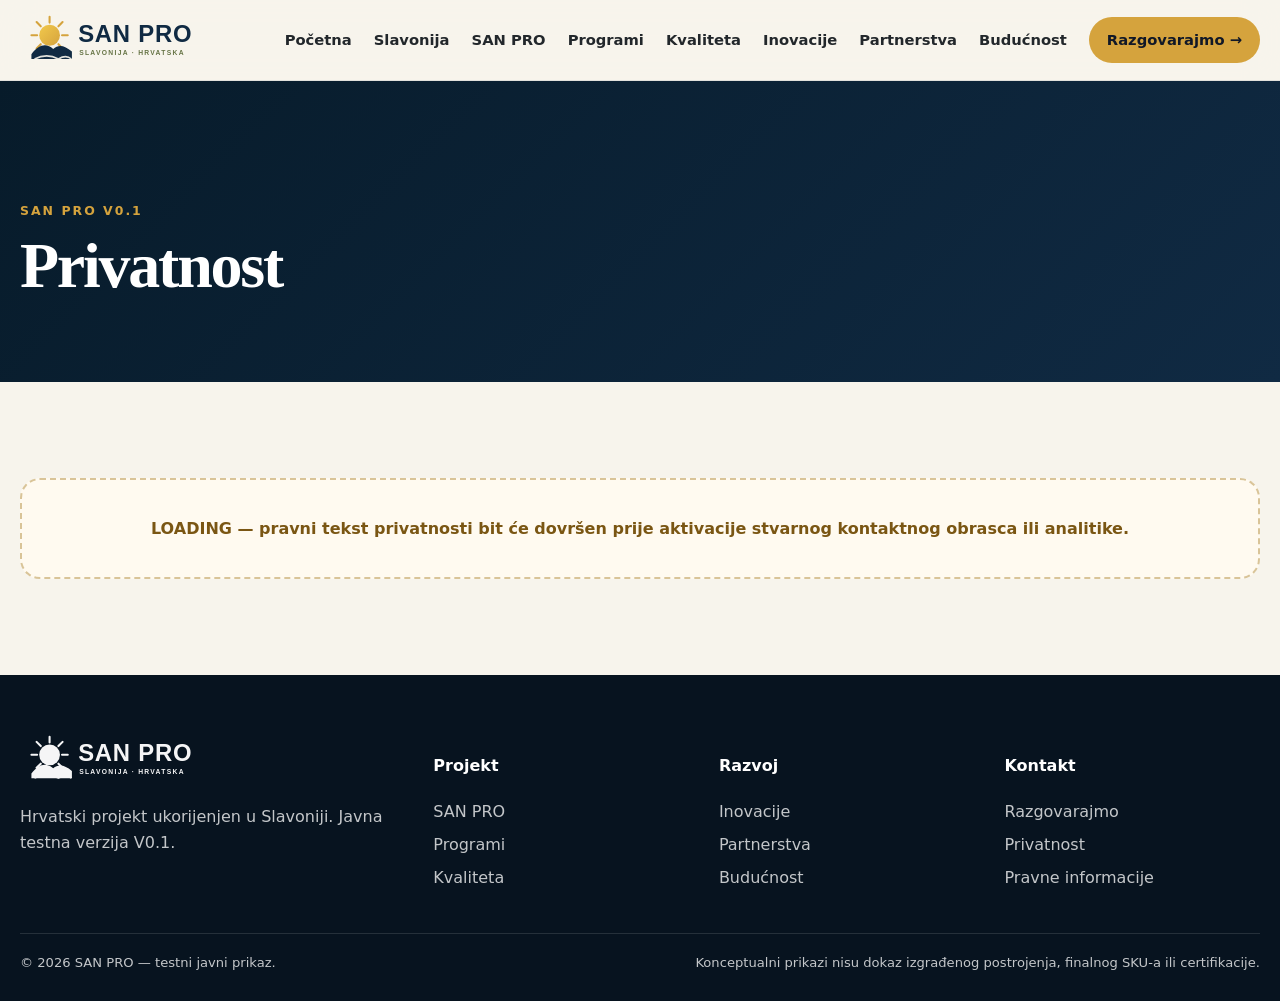
<file: privatnost/index.html>
<!doctype html><html lang="hr"><head><meta charset="utf-8"><meta name="viewport" content="width=device-width,initial-scale=1"><meta name="robots" content="noindex,nofollow,noarchive"><title>Privatnost — SAN PRO</title><meta name="description" content="LOADING — pravni tekst privatnosti bit će dovršen prije aktivacije stvarnog kontaktnog obrasca ili analitike."><meta property="og:title" content="Privatnost — SAN PRO"><meta property="og:description" content="LOADING — pravni tekst privatnosti bit će dovršen prije aktivacije stvarnog kontaktnog obrasca ili analitike."><meta property="og:type" content="website"><meta property="og:image" content="/assets/images/01_HERO_SLAVONIJA.jpg"><link rel="icon" href="data:image/svg+xml,<svg xmlns=%22http://www.w3.org/2000/svg%22 viewBox=%220 0 100 100%22><circle cx=%2250%22 cy=%2250%22 r=%2242%22 fill=%22%23D5A33D%22/><path d=%22M20 65 Q50 35 80 65 V80 H20Z%22 fill=%22%23102A43%22/></svg>"><link rel="stylesheet" href="/assets/css/styles.css"></head><body><a class="skip-link" href="#main">Preskoči na sadržaj</a><header class="header"><div class="container nav"><a href="/" class="brand" aria-label="SAN PRO početna"><img src="/assets/logo.svg" alt="SAN PRO"></a><button class="mobile-btn" aria-label="Otvori izbornik" aria-expanded="false">☰</button><nav class="menu" aria-label="Glavna navigacija"><a href="/" >Početna</a><a href="/slavonija/" >Slavonija</a><a href="/san-pro/" >SAN PRO</a><a href="/programi/" >Programi</a><a href="/kvaliteta/" >Kvaliteta</a><a href="/inovacije/" >Inovacije</a><a href="/partnerstva/" >Partnerstva</a><a href="/buducnost/" >Budućnost</a><a class="nav-cta" href="/kontakt/">Razgovarajmo →</a></nav></div></header><main id="main"><section class="page-hero"><div class="container"><p class="eyebrow">SAN PRO V0.1</p><h1 class="display">Privatnost</h1></div></section><section class="section"><div class="container"><div class="loading-box">LOADING — pravni tekst privatnosti bit će dovršen prije aktivacije stvarnog kontaktnog obrasca ili analitike.</div></div></section></main><footer class="footer"><div class="container"><div class="footer-grid"><div><img class="brand" src="/assets/logo.svg" alt="SAN PRO"><p>Hrvatski projekt ukorijenjen u Slavoniji. Javna testna verzija V0.1.</p></div><div><h4>Projekt</h4><a href="/san-pro/">SAN PRO</a><a href="/programi/">Programi</a><a href="/kvaliteta/">Kvaliteta</a></div><div><h4>Razvoj</h4><a href="/inovacije/">Inovacije</a><a href="/partnerstva/">Partnerstva</a><a href="/buducnost/">Budućnost</a></div><div><h4>Kontakt</h4><a href="/kontakt/">Razgovarajmo</a><a href="/privatnost/">Privatnost</a><a href="/pravne-informacije/">Pravne informacije</a></div></div><div class="legal"><span>© 2026 SAN PRO — testni javni prikaz.</span><span>Konceptualni prikazi nisu dokaz izgrađenog postrojenja, finalnog SKU-a ili certifikacije.</span></div></div></footer><script src="/assets/js/script.js" defer></script></body></html>
</file>
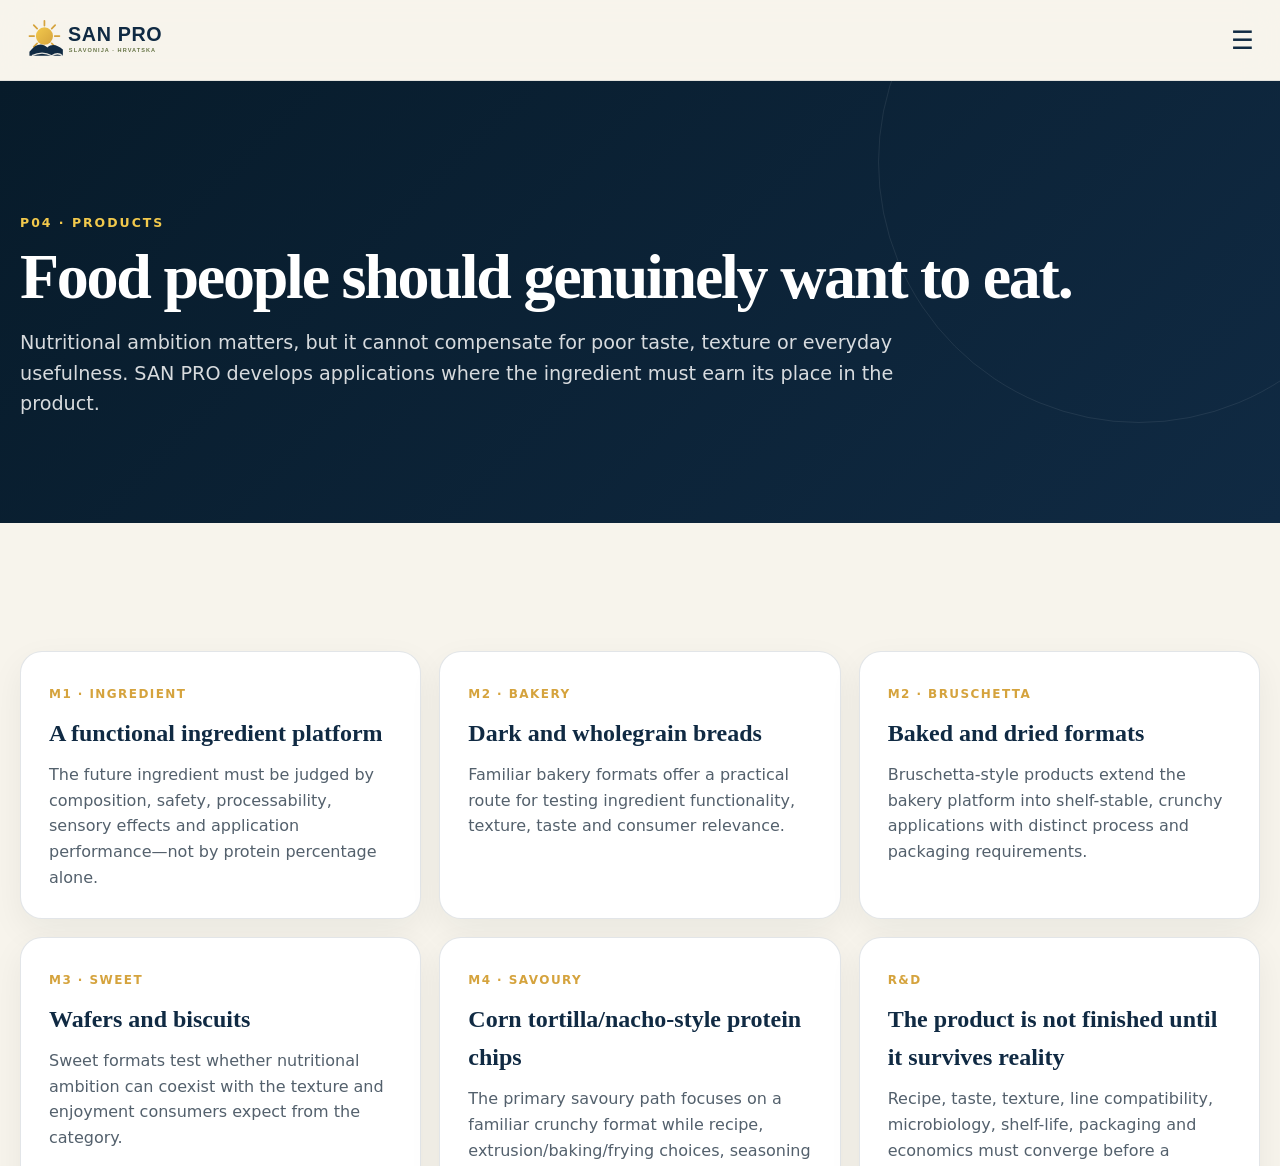
<file: programi/index.html>
<!doctype html><html lang="hr"><head><meta charset="utf-8"><meta name="robots" content="noindex,nofollow"><meta http-equiv="refresh" content="0;url=/proizvodi/"><title>SAN PRO — Proizvodi</title></head><body><p>Ova ruta je u WEB V3 premještena na <a href="/proizvodi/">Proizvodi</a>.</p></body></html>
</file>
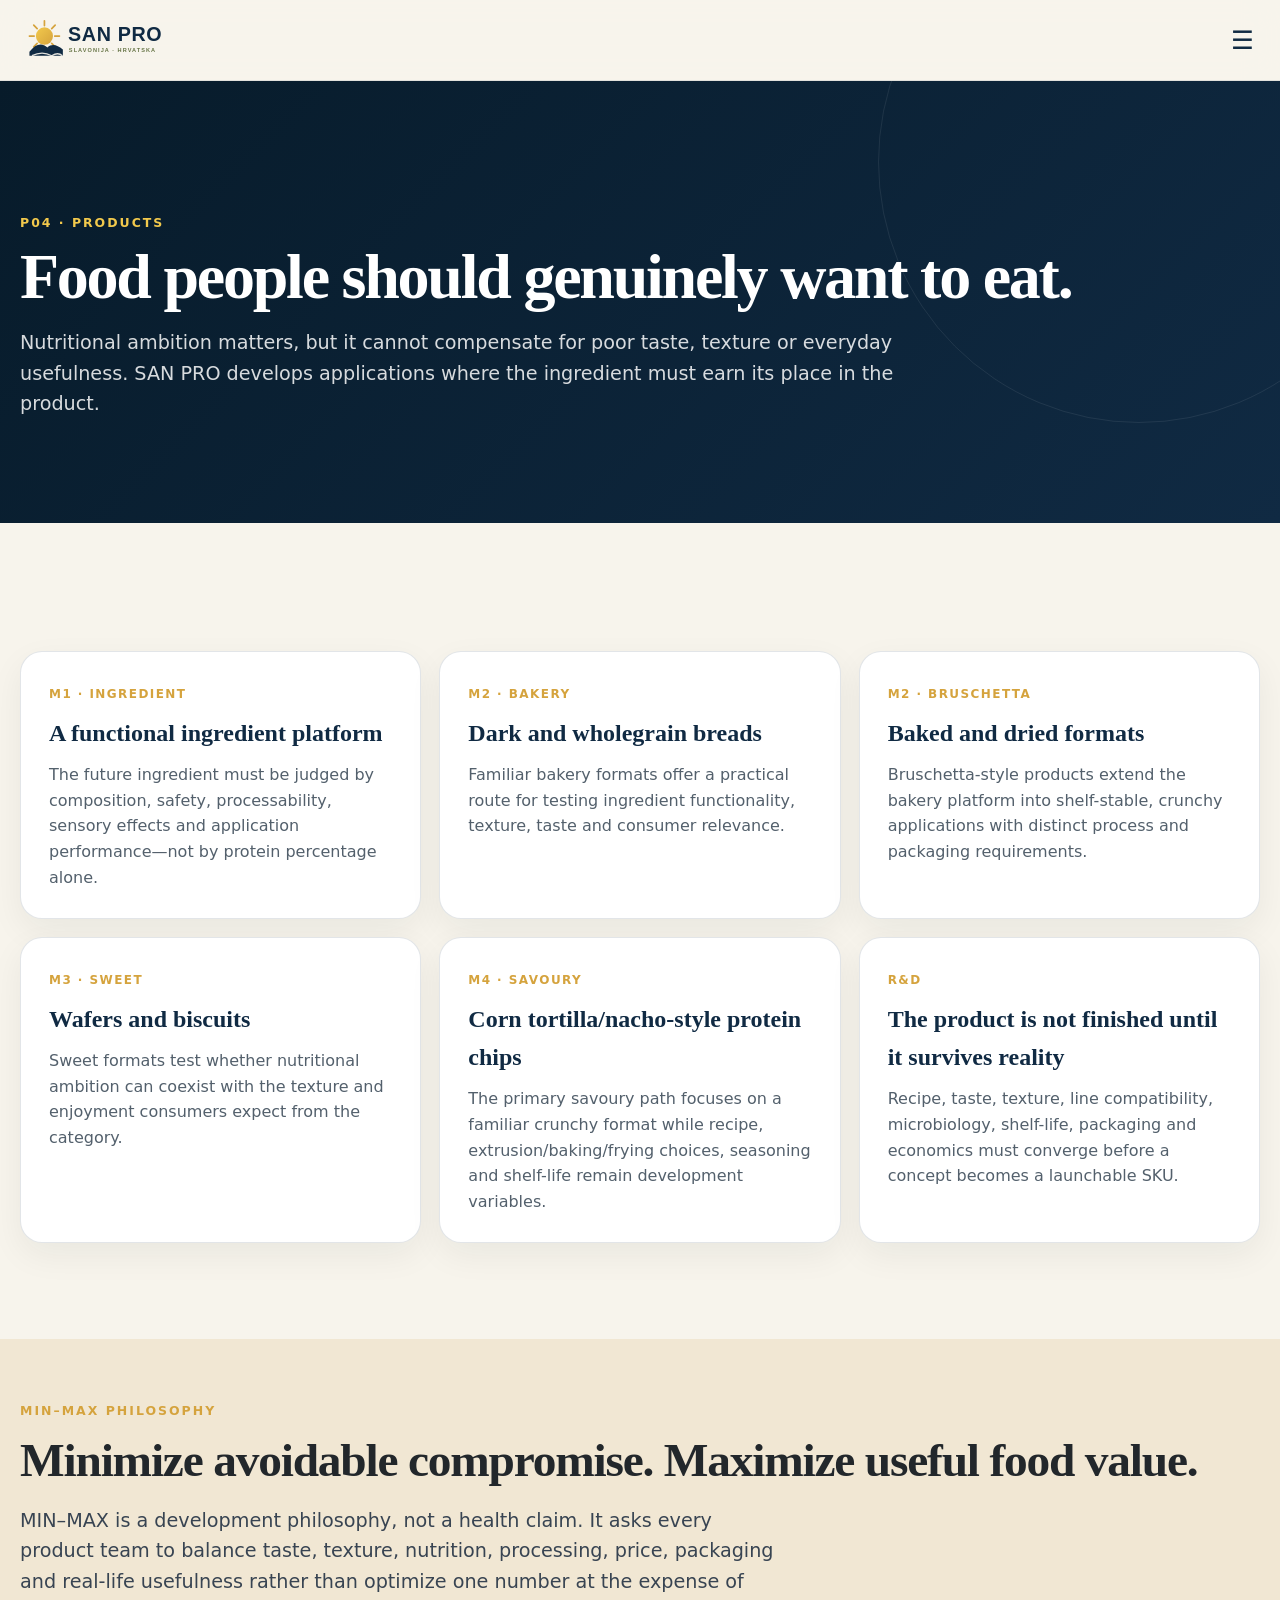
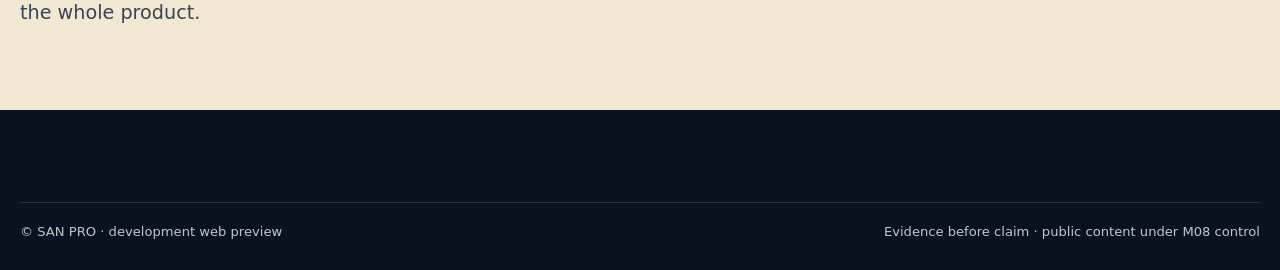
<file: proizvodi/index.html>
<!doctype html><html lang="en"><head><meta charset="utf-8"><meta name="viewport" content="width=device-width,initial-scale=1"><meta name="robots" content="noindex,nofollow,noarchive"><title>Products — SAN PRO</title><meta name="description" content="SAN PRO ingredient, bakery, sweet and savoury development platforms."><link rel="stylesheet" href="/assets/css/styles.css"><link rel="stylesheet" href="/assets/css/v3.css"></head><body><a class="skip-link" href="#main">Skip to content</a><header class="header"><div class="container nav"><a href="/" class="brand" aria-label="SAN PRO home"><img src="/assets/logo.svg" alt="SAN PRO"></a><button class="mobile-btn" aria-label="Open menu" aria-expanded="false">☰</button><nav class="menu" aria-label="Main navigation"><a href="/">Home</a><a href="/o-nama/">Who we are</a><a href="/san-pro/">SAN PRO system</a><a href="/proizvodi/" aria-current="page">Products</a><a href="/kvaliteta/">Quality</a><a href="/ulaganja/">Investment</a><a href="/inovacije/">Innovation</a><a href="/buducnost/">Future</a><a href="/kontakt/" class="nav-cta">Contact →</a></nav></div></header><main id="main"><section class="page-hero v3-page"><div class="container"><p class="page-kicker">P04 · Products</p><h1 class="display">Food people should genuinely want to eat.</h1><p class="page-summary">Nutritional ambition matters, but it cannot compensate for poor taste, texture or everyday usefulness. SAN PRO develops applications where the ingredient must earn its place in the product.</p></div></section><section class="section"><div class="container"><div class="v3-grid"><div class="v3-card"><span class="mini">M1 · Ingredient</span><h3>A functional ingredient platform</h3><p>The future ingredient must be judged by composition, safety, processability, sensory effects and application performance—not by protein percentage alone.</p></div><div class="v3-card"><span class="mini">M2 · Bakery</span><h3>Dark and wholegrain breads</h3><p>Familiar bakery formats offer a practical route for testing ingredient functionality, texture, taste and consumer relevance.</p></div><div class="v3-card"><span class="mini">M2 · Bruschetta</span><h3>Baked and dried formats</h3><p>Bruschetta-style products extend the bakery platform into shelf-stable, crunchy applications with distinct process and packaging requirements.</p></div><div class="v3-card"><span class="mini">M3 · Sweet</span><h3>Wafers and biscuits</h3><p>Sweet formats test whether nutritional ambition can coexist with the texture and enjoyment consumers expect from the category.</p></div><div class="v3-card"><span class="mini">M4 · Savoury</span><h3>Corn tortilla/nacho-style protein chips</h3><p>The primary savoury path focuses on a familiar crunchy format while recipe, extrusion/baking/frying choices, seasoning and shelf-life remain development variables.</p></div><div class="v3-card"><span class="mini">R&amp;D</span><h3>The product is not finished until it survives reality</h3><p>Recipe, taste, texture, line compatibility, microbiology, shelf-life, packaging and economics must converge before a concept becomes a launchable SKU.</p></div></div></div></section><section class="section-sm section-warm"><div class="container"><p class="eyebrow">MIN–MAX philosophy</p><h2 class="h2">Minimize avoidable compromise. Maximize useful food value.</h2><p class="lead">MIN–MAX is a development philosophy, not a health claim. It asks every product team to balance taste, texture, nutrition, processing, price, packaging and real-life usefulness rather than optimize one number at the expense of the whole product.</p></div></section></main><footer class="footer"><div class="container"><div class="legal"><span>© SAN PRO · development web preview</span><span>Evidence before claim · public content under M08 control</span></div></div></footer><script src="/assets/js/script.js"></script></body></html>
</file>
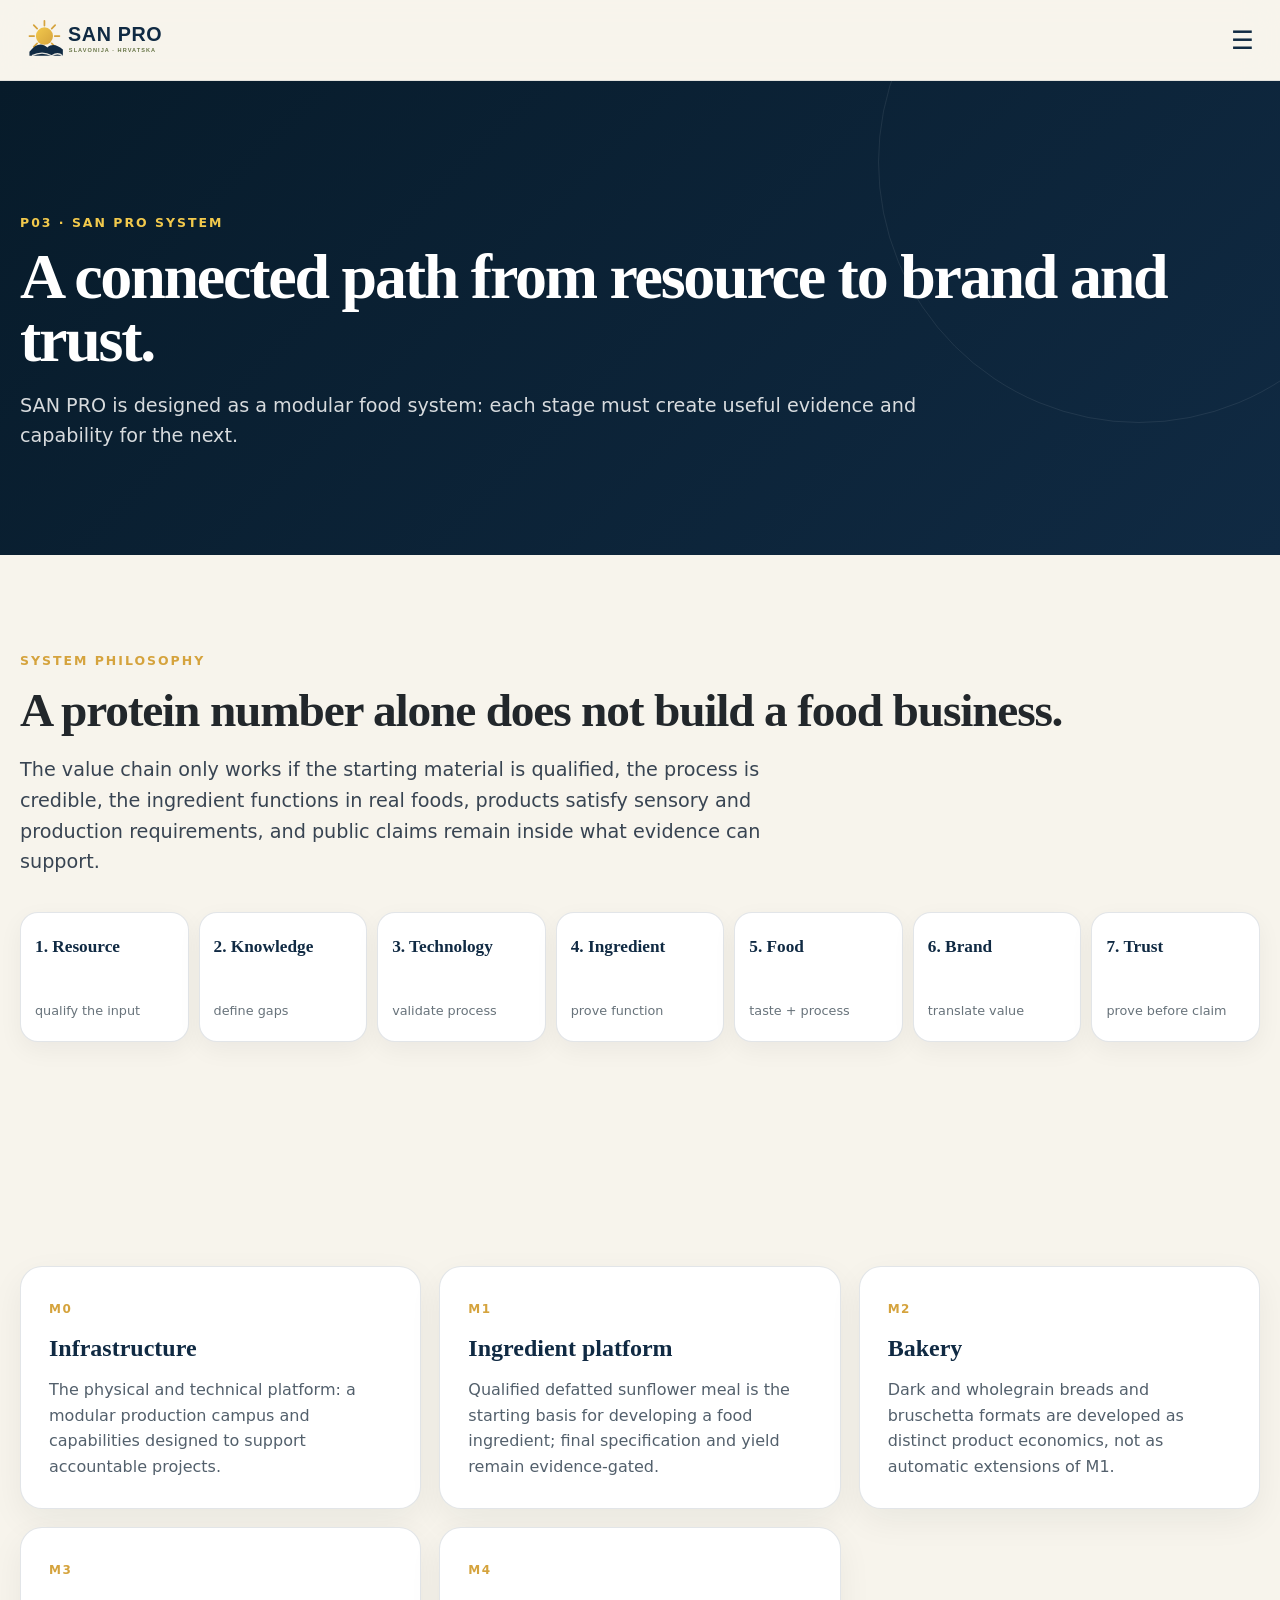
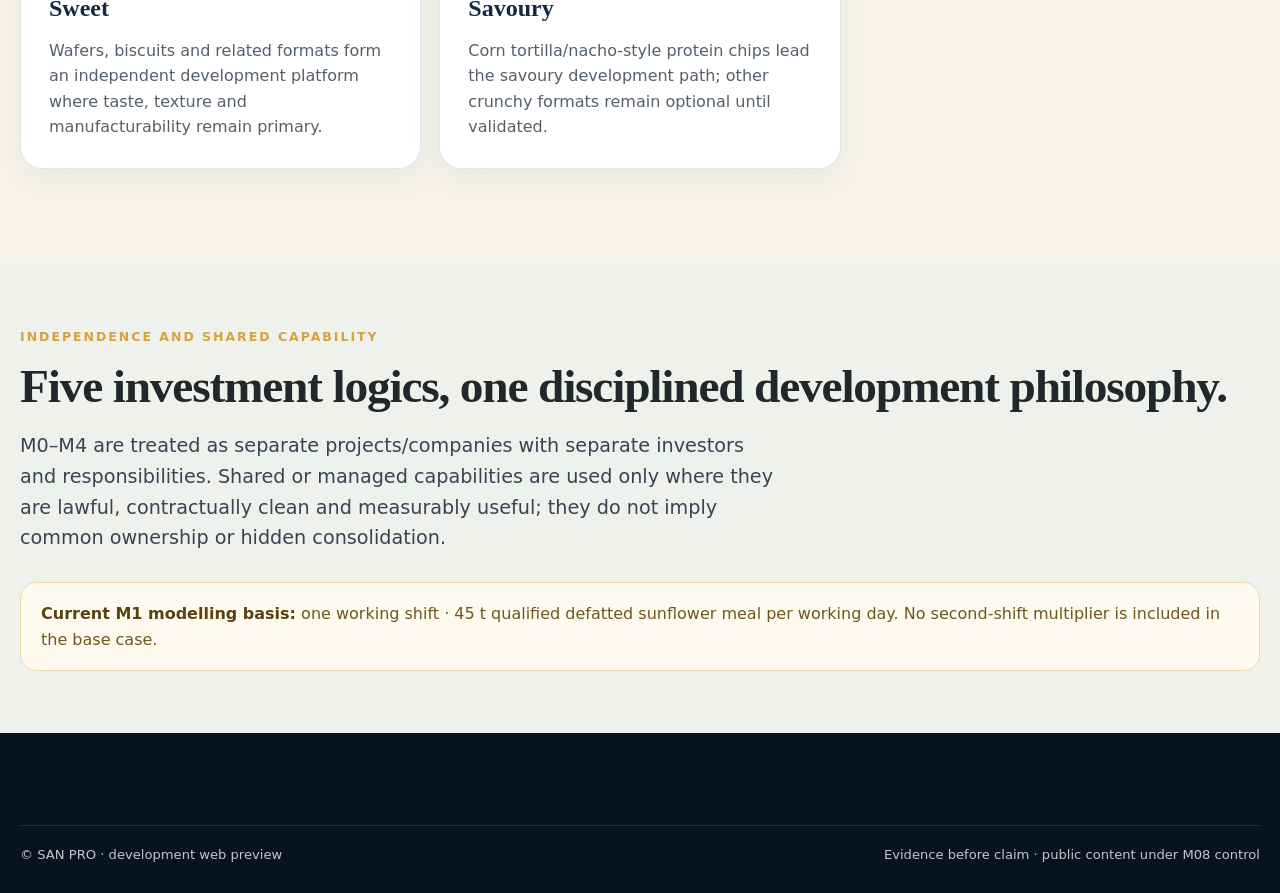
<file: san-pro/index.html>
<!doctype html><html lang="en"><head><meta charset="utf-8"><meta name="viewport" content="width=device-width,initial-scale=1"><meta name="robots" content="noindex,nofollow,noarchive"><title>SAN PRO system — SAN PRO</title><meta name="description" content="How SAN PRO connects qualified resources, technology, ingredients, products and trust."><link rel="stylesheet" href="/assets/css/styles.css"><link rel="stylesheet" href="/assets/css/v3.css"></head><body><a class="skip-link" href="#main">Skip to content</a><header class="header"><div class="container nav"><a href="/" class="brand" aria-label="SAN PRO home"><img src="/assets/logo.svg" alt="SAN PRO"></a><button class="mobile-btn" aria-label="Open menu" aria-expanded="false">☰</button><nav class="menu" aria-label="Main navigation"><a href="/">Home</a><a href="/o-nama/">Who we are</a><a href="/san-pro/" aria-current="page">SAN PRO system</a><a href="/proizvodi/">Products</a><a href="/kvaliteta/">Quality</a><a href="/ulaganja/">Investment</a><a href="/inovacije/">Innovation</a><a href="/buducnost/">Future</a><a href="/kontakt/" class="nav-cta">Contact →</a></nav></div></header><main id="main"><section class="page-hero v3-page"><div class="container"><p class="page-kicker">P03 · SAN PRO system</p><h1 class="display">A connected path from resource to brand and trust.</h1><p class="page-summary">SAN PRO is designed as a modular food system: each stage must create useful evidence and capability for the next.</p></div></section><section class="section"><div class="container"><p class="eyebrow">System philosophy</p><h2 class="h2">A protein number alone does not build a food business.</h2><p class="lead">The value chain only works if the starting material is qualified, the process is credible, the ingredient functions in real foods, products satisfy sensory and production requirements, and public claims remain inside what evidence can support.</p><div class="system-flow"><div class="flow-step"><b>1. Resource</b><span>qualify the input</span></div><div class="flow-step"><b>2. Knowledge</b><span>define gaps</span></div><div class="flow-step"><b>3. Technology</b><span>validate process</span></div><div class="flow-step"><b>4. Ingredient</b><span>prove function</span></div><div class="flow-step"><b>5. Food</b><span>taste + process</span></div><div class="flow-step"><b>6. Brand</b><span>translate value</span></div><div class="flow-step"><b>7. Trust</b><span>prove before claim</span></div></div></div></section><section class="section"><div class="container"><div class="v3-grid"><div class="v3-card"><span class="mini">M0</span><h3>Infrastructure</h3><p>The physical and technical platform: a modular production campus and capabilities designed to support accountable projects.</p></div><div class="v3-card"><span class="mini">M1</span><h3>Ingredient platform</h3><p>Qualified defatted sunflower meal is the starting basis for developing a food ingredient; final specification and yield remain evidence-gated.</p></div><div class="v3-card"><span class="mini">M2</span><h3>Bakery</h3><p>Dark and wholegrain breads and bruschetta formats are developed as distinct product economics, not as automatic extensions of M1.</p></div><div class="v3-card"><span class="mini">M3</span><h3>Sweet</h3><p>Wafers, biscuits and related formats form an independent development platform where taste, texture and manufacturability remain primary.</p></div><div class="v3-card"><span class="mini">M4</span><h3>Savoury</h3><p>Corn tortilla/nacho-style protein chips lead the savoury development path; other crunchy formats remain optional until validated.</p></div></div></div></section><section class="section-sm section-alt"><div class="container"><p class="eyebrow">Independence and shared capability</p><h2 class="h2">Five investment logics, one disciplined development philosophy.</h2><p class="lead">M0–M4 are treated as separate projects/companies with separate investors and responsibilities. Shared or managed capabilities are used only where they are lawful, contractually clean and measurably useful; they do not imply common ownership or hidden consolidation.</p><div class="fact-note"><strong>Current M1 modelling basis:</strong> one working shift · 45 t qualified defatted sunflower meal per working day. No second-shift multiplier is included in the base case.</div></div></section></main><footer class="footer"><div class="container"><div class="legal"><span>© SAN PRO · development web preview</span><span>Evidence before claim · public content under M08 control</span></div></div></footer><script src="/assets/js/script.js"></script></body></html>
</file>
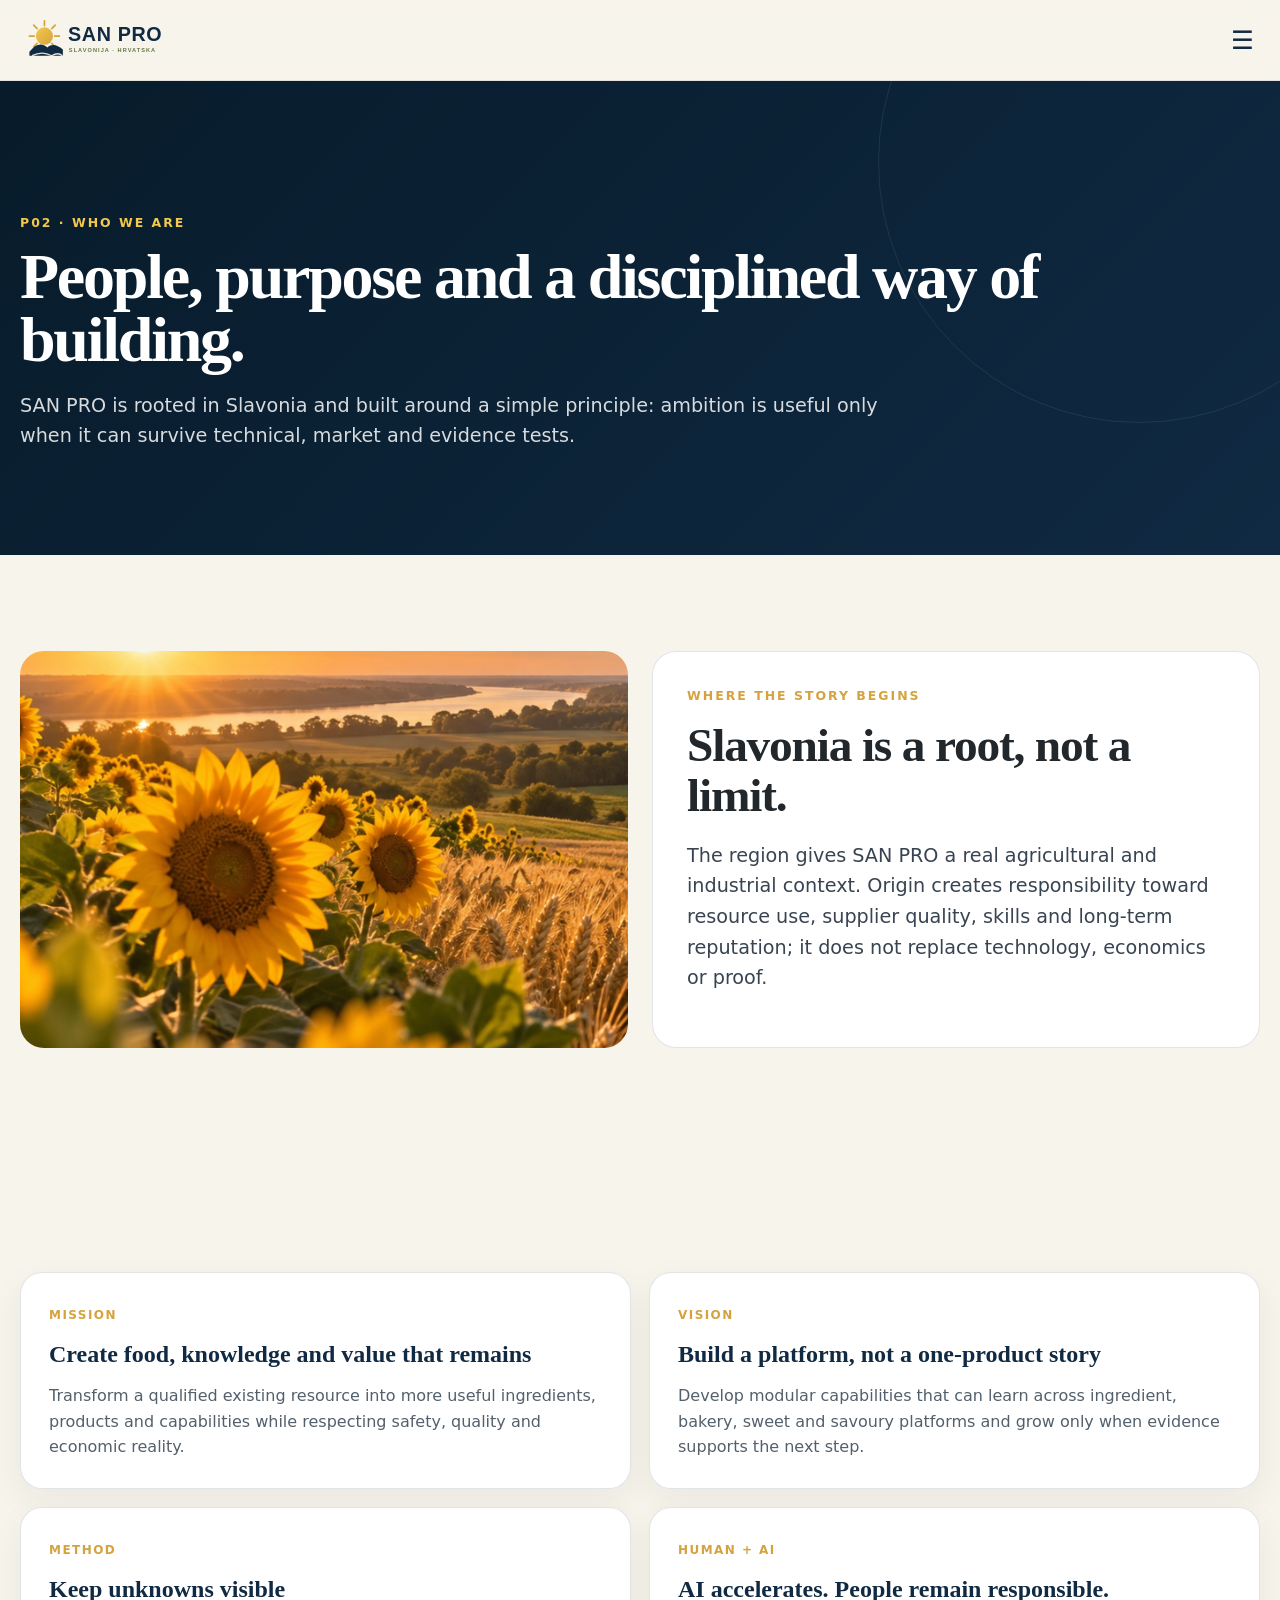
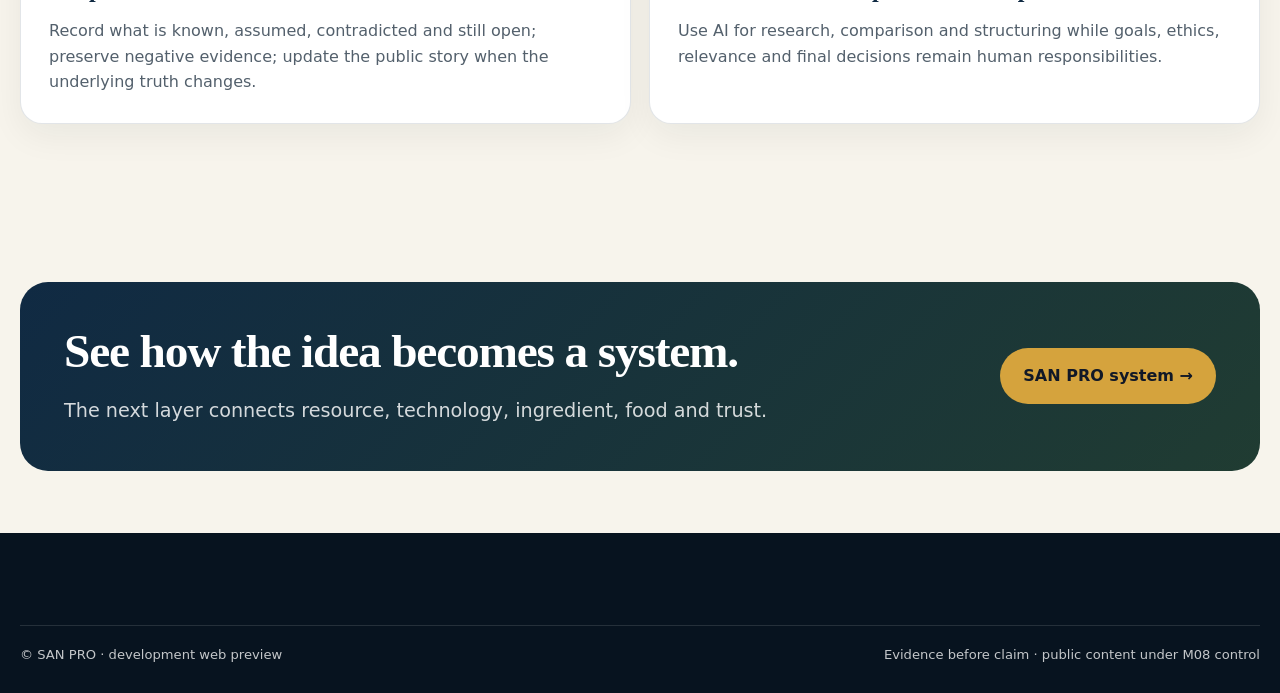
<file: slavonija/index.html>
<!doctype html><html lang="hr"><head><meta charset="utf-8"><meta name="robots" content="noindex,nofollow"><meta http-equiv="refresh" content="0;url=/o-nama/"><title>SAN PRO — O nama</title></head><body><main class="legacy-redirect"><p>Ova ruta je u WEB V3 premještena na <a href="/o-nama/">O nama</a>.</p></main></body></html>
</file>
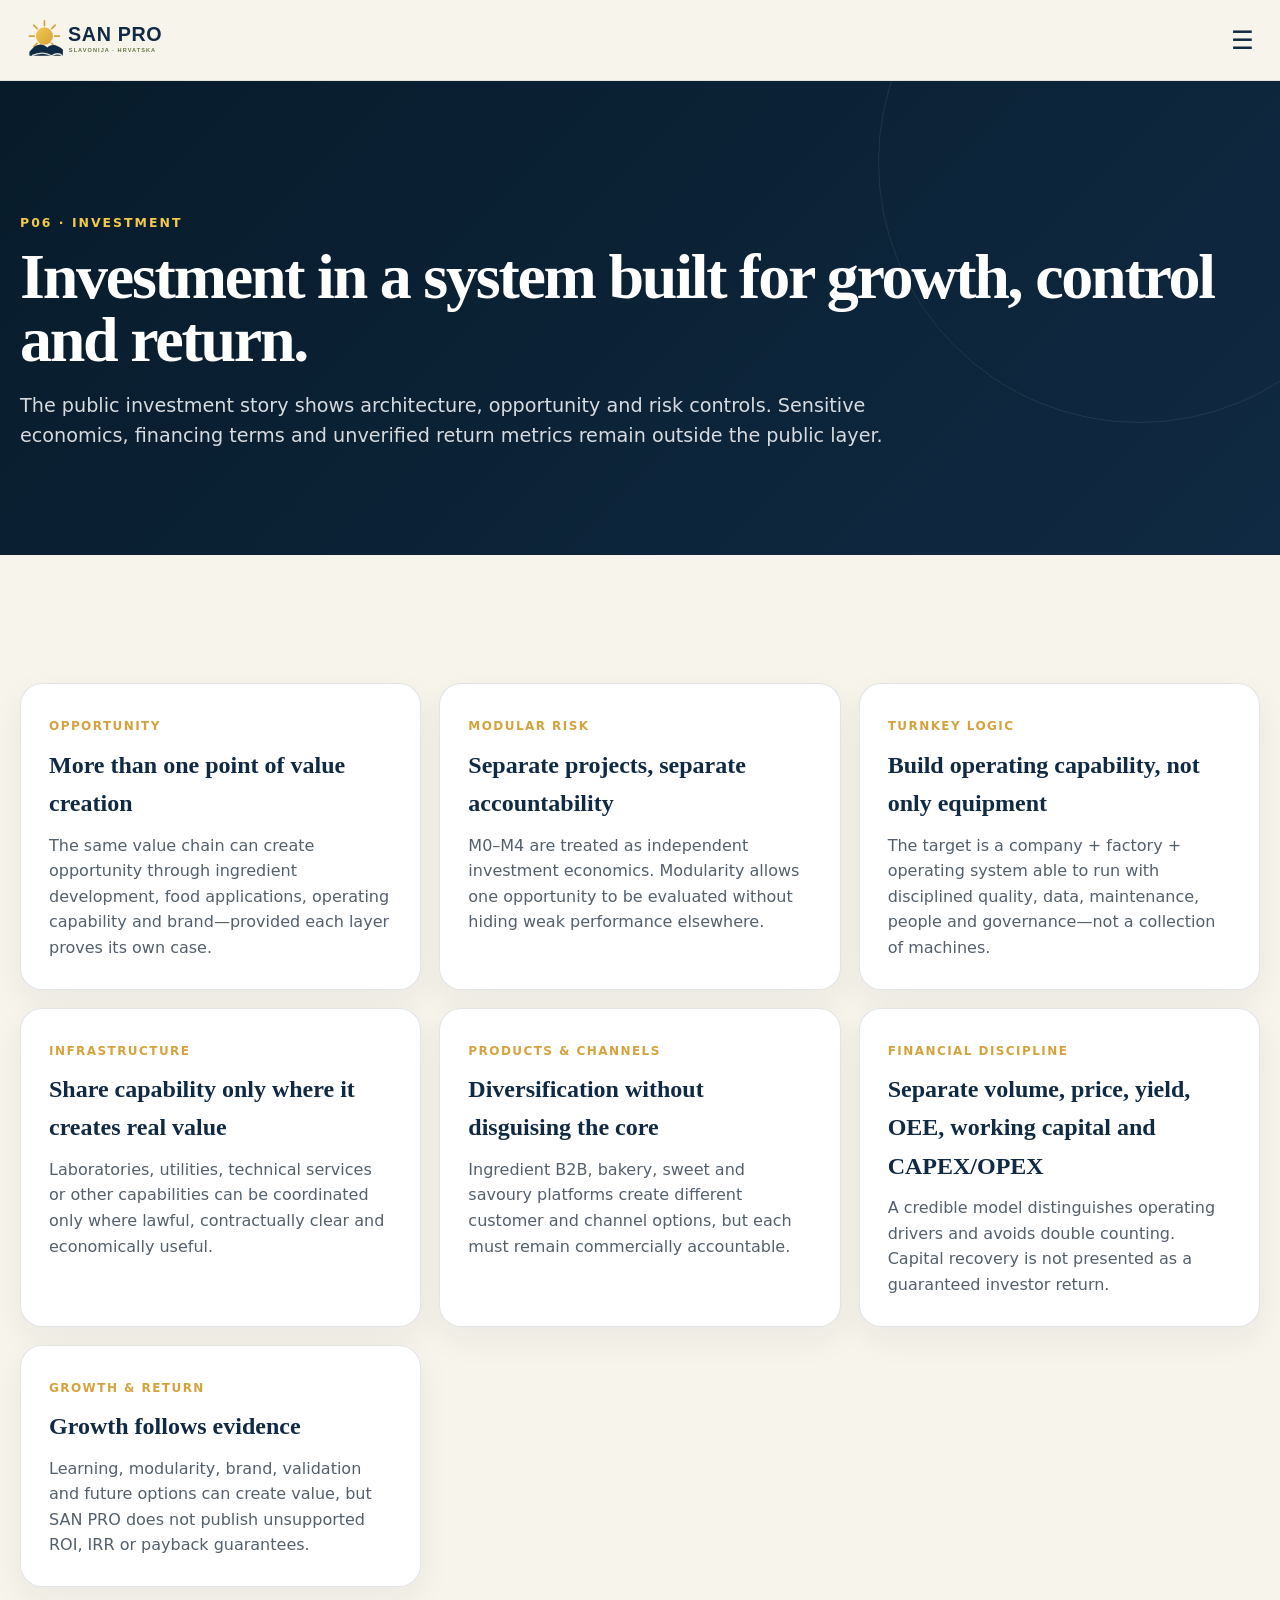
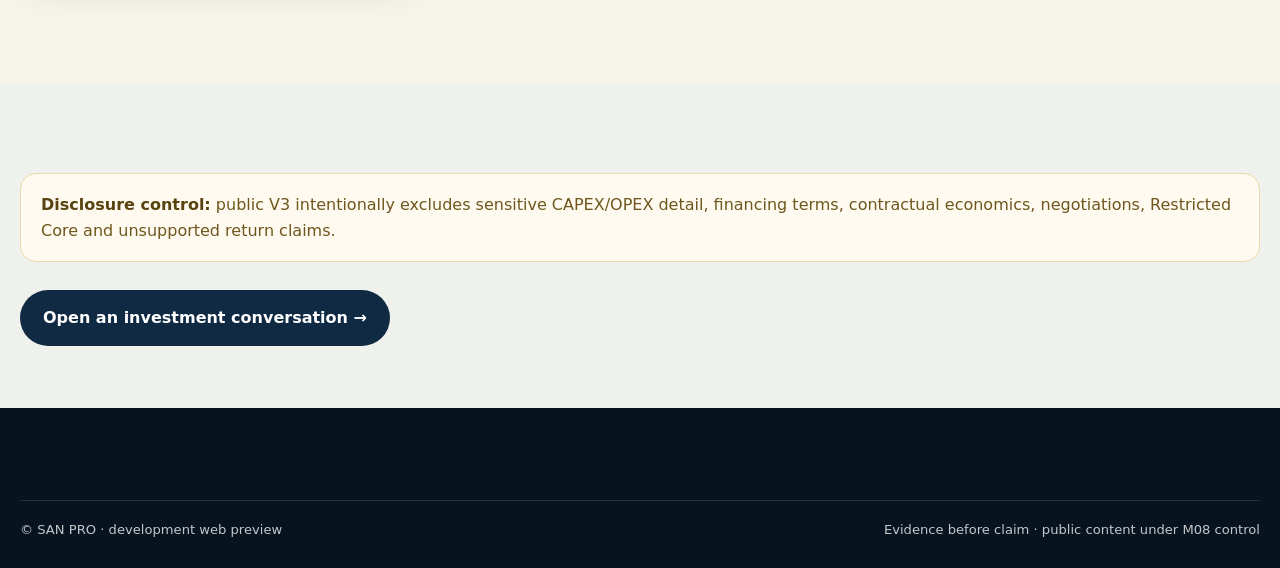
<file: ulaganja/index.html>
<!doctype html><html lang="en"><head><meta charset="utf-8"><meta name="viewport" content="width=device-width,initial-scale=1"><meta name="robots" content="noindex,nofollow,noarchive"><title>Investment — SAN PRO</title><meta name="description" content="Public investment logic for SAN PRO without disclosing restricted economics or unverified return claims."><link rel="stylesheet" href="/assets/css/styles.css"><link rel="stylesheet" href="/assets/css/v3.css"></head><body><a class="skip-link" href="#main">Skip to content</a><header class="header"><div class="container nav"><a href="/" class="brand" aria-label="SAN PRO home"><img src="/assets/logo.svg" alt="SAN PRO"></a><button class="mobile-btn" aria-label="Open menu" aria-expanded="false">☰</button><nav class="menu" aria-label="Main navigation"><a href="/">Home</a><a href="/o-nama/">Who we are</a><a href="/san-pro/">SAN PRO system</a><a href="/proizvodi/">Products</a><a href="/kvaliteta/">Quality</a><a href="/ulaganja/" aria-current="page">Investment</a><a href="/inovacije/">Innovation</a><a href="/buducnost/">Future</a><a href="/kontakt/" class="nav-cta">Contact →</a></nav></div></header><main id="main"><section class="page-hero v3-page"><div class="container"><p class="page-kicker">P06 · Investment</p><h1 class="display">Investment in a system built for growth, control and return.</h1><p class="page-summary">The public investment story shows architecture, opportunity and risk controls. Sensitive economics, financing terms and unverified return metrics remain outside the public layer.</p></div></section><section class="section"><div class="container"><div class="v3-grid"><div class="v3-card"><span class="mini">Opportunity</span><h3>More than one point of value creation</h3><p>The same value chain can create opportunity through ingredient development, food applications, operating capability and brand—provided each layer proves its own case.</p></div><div class="v3-card"><span class="mini">Modular risk</span><h3>Separate projects, separate accountability</h3><p>M0–M4 are treated as independent investment economics. Modularity allows one opportunity to be evaluated without hiding weak performance elsewhere.</p></div><div class="v3-card"><span class="mini">Turnkey logic</span><h3>Build operating capability, not only equipment</h3><p>The target is a company + factory + operating system able to run with disciplined quality, data, maintenance, people and governance—not a collection of machines.</p></div><div class="v3-card"><span class="mini">Infrastructure</span><h3>Share capability only where it creates real value</h3><p>Laboratories, utilities, technical services or other capabilities can be coordinated only where lawful, contractually clear and economically useful.</p></div><div class="v3-card"><span class="mini">Products &amp; channels</span><h3>Diversification without disguising the core</h3><p>Ingredient B2B, bakery, sweet and savoury platforms create different customer and channel options, but each must remain commercially accountable.</p></div><div class="v3-card"><span class="mini">Financial discipline</span><h3>Separate volume, price, yield, OEE, working capital and CAPEX/OPEX</h3><p>A credible model distinguishes operating drivers and avoids double counting. Capital recovery is not presented as a guaranteed investor return.</p></div><div class="v3-card"><span class="mini">Growth &amp; return</span><h3>Growth follows evidence</h3><p>Learning, modularity, brand, validation and future options can create value, but SAN PRO does not publish unsupported ROI, IRR or payback guarantees.</p></div></div></div></section><section class="section-sm section-alt"><div class="container"><div class="fact-note"><strong>Disclosure control:</strong> public V3 intentionally excludes sensitive CAPEX/OPEX detail, financing terms, contractual economics, negotiations, Restricted Core and unsupported return claims.</div><div class="cta-row"><a class="btn btn-blue" href="/kontakt/">Open an investment conversation →</a></div></div></section></main><footer class="footer"><div class="container"><div class="legal"><span>© SAN PRO · development web preview</span><span>Evidence before claim · public content under M08 control</span></div></div></footer><script src="/assets/js/script.js"></script></body></html>
</file>
<file: assets/css/styles.css>
:root{
 --blue:#102A43;--night:#071B2A;--gold:#D5A33D;--sun:#F2C94C;--wheat:#E7D2A4;
 --ivory:#F7F4EC;--green:#667445;--charcoal:#22272B;--white:#fff;--muted:#6b7280;
 --shadow:0 18px 55px rgba(7,27,42,.12);--radius:24px;--max:1240px;
}
*{box-sizing:border-box}html{scroll-behavior:smooth}body{margin:0;font-family:Manrope,Inter,ui-sans-serif,system-ui,-apple-system,"Segoe UI",Arial,sans-serif;color:var(--charcoal);background:var(--ivory);line-height:1.6}
a{color:inherit;text-decoration:none}img{max-width:100%;display:block}button,input,select,textarea{font:inherit}
.skip-link{position:absolute;left:-9999px}.skip-link:focus{left:16px;top:16px;z-index:9999;background:#fff;padding:10px 14px;border-radius:8px}
.container{width:min(var(--max),calc(100% - 40px));margin:auto}.section{padding:96px 0}.section-sm{padding:62px 0}.eyebrow{font-size:.78rem;letter-spacing:.16em;text-transform:uppercase;font-weight:800;color:var(--gold);margin:0 0 14px}.display{font-family:"Source Serif 4",Georgia,serif;font-size:clamp(2.55rem,5vw,5.8rem);line-height:.98;letter-spacing:-.035em;margin:0}.h2{font-family:"Source Serif 4",Georgia,serif;font-size:clamp(2rem,3.7vw,4rem);line-height:1.06;letter-spacing:-.025em;margin:0 0 20px}.h3{font-size:1.25rem;line-height:1.2;margin:0 0 10px}.lead{font-size:clamp(1.08rem,1.5vw,1.35rem);max-width:760px;color:#384452}.muted{color:var(--muted)}
.header{position:sticky;top:0;z-index:50;background:rgba(247,244,236,.88);backdrop-filter:blur(16px);border-bottom:1px solid rgba(16,42,67,.09)}.nav{height:80px;display:flex;align-items:center;gap:26px}.brand{width:218px;flex:none}.menu{display:flex;align-items:center;gap:22px;margin-left:auto;font-size:.92rem;font-weight:650}.menu a{position:relative}.menu a:after{content:"";position:absolute;left:0;right:100%;bottom:-9px;height:2px;background:var(--gold);transition:.25s}.menu a:hover:after,.menu a[aria-current="page"]:after{right:0}.nav-cta{background:var(--gold);color:#111827;padding:11px 18px;border-radius:999px;font-weight:800}.nav-cta:after{display:none}.mobile-btn{display:none;margin-left:auto;border:0;background:transparent;font-size:1.6rem;color:var(--blue)}
.hero{position:relative;min-height:760px;display:flex;align-items:center;overflow:hidden;background:var(--night)}.hero:before{content:"";position:absolute;inset:0;background:linear-gradient(90deg,rgba(7,27,42,.87) 0%,rgba(7,27,42,.58) 38%,rgba(7,27,42,.14) 72%,rgba(7,27,42,.05) 100%);z-index:1}.hero>img{position:absolute;inset:0;width:100%;height:100%;object-fit:cover}.hero-content{position:relative;z-index:2;color:#fff;width:min(920px,92%);padding:120px 0 90px}.hero .display{max-width:840px}.hero .lead{color:rgba(255,255,255,.9);max-width:760px}.cta-row{display:flex;gap:14px;flex-wrap:wrap;margin-top:28px}.btn{display:inline-flex;align-items:center;justify-content:center;gap:10px;padding:14px 22px;border-radius:999px;font-weight:800;border:1px solid transparent;transition:transform .2s,background .2s}.btn:hover{transform:translateY(-2px)}.btn-gold{background:var(--gold);color:#111827}.btn-outline{border-color:rgba(255,255,255,.65);color:#fff;background:rgba(255,255,255,.06)}.btn-blue{background:var(--blue);color:#fff}.btn-light{background:#fff;color:var(--blue)}
.hero-badges{display:grid;grid-template-columns:repeat(4,1fr);gap:10px;margin-top:48px;max-width:780px}.hero-badge{padding:14px 14px;border-top:1px solid rgba(255,255,255,.35);font-size:.8rem;color:rgba(255,255,255,.85)}.hero-badge strong{display:block;color:#fff;font-size:.9rem}
.split{display:grid;grid-template-columns:1.05fr .95fr;gap:54px;align-items:center}.split.reverse{grid-template-columns:.95fr 1.05fr}.visual{position:relative;border-radius:var(--radius);overflow:hidden;box-shadow:var(--shadow);min-height:460px}.visual img{width:100%;height:100%;object-fit:cover;position:absolute;inset:0}.concept-label{position:absolute;right:18px;top:18px;z-index:3;padding:8px 12px;border-radius:999px;background:rgba(7,27,42,.82);color:#fff;font-size:.72rem;letter-spacing:.08em;text-transform:uppercase;font-weight:800;backdrop-filter:blur(8px)}
.story-grid{display:grid;grid-template-columns:repeat(4,1fr);gap:16px}.story-card{background:#fff;border-radius:20px;padding:24px;border:1px solid rgba(16,42,67,.08)}.story-card .num{font-family:Georgia,serif;color:var(--gold);font-size:1.8rem}.story-card p{margin:6px 0 0;color:#53606c}
.module-grid{display:grid;grid-template-columns:repeat(5,1fr);gap:16px}.module-card{position:relative;min-height:390px;border-radius:20px;overflow:hidden;color:#fff;box-shadow:var(--shadow);background:var(--night)}.module-card img{position:absolute;inset:0;width:100%;height:100%;object-fit:cover;filter:saturate(.95)}.module-card:after{content:"";position:absolute;inset:0;background:linear-gradient(180deg,rgba(7,27,42,.05),rgba(7,27,42,.9))}.module-copy{position:absolute;left:0;right:0;bottom:0;z-index:2;padding:22px}.module-copy small{color:var(--sun);font-weight:800;letter-spacing:.08em}.module-copy p{margin:7px 0 0;color:rgba(255,255,255,.82);font-size:.9rem}.module-card.loading img{opacity:.55}.module-card.loading:before{content:"LOADING";position:absolute;z-index:3;top:16px;right:16px;background:var(--gold);color:#111;padding:6px 9px;border-radius:999px;font-weight:900;font-size:.7rem}
.human-strip{display:grid;grid-template-columns:1.2fr 1fr 1fr;gap:16px}.photo-card{min-height:430px;position:relative;border-radius:20px;overflow:hidden;color:#fff}.photo-card img{position:absolute;inset:0;width:100%;height:100%;object-fit:cover}.photo-card:after{content:"";position:absolute;inset:0;background:linear-gradient(180deg,transparent 45%,rgba(7,27,42,.88))}.photo-card .copy{position:absolute;z-index:2;left:24px;right:24px;bottom:22px}.photo-card .copy h3{font-family:Georgia,serif;font-size:1.7rem}.photo-card .copy p{margin:6px 0 0;color:rgba(255,255,255,.85)}
.dark{background:var(--night);color:#fff}.dark .lead,.dark p{color:rgba(255,255,255,.78)}.quality-grid{display:grid;grid-template-columns:repeat(3,1fr);gap:18px;margin-top:36px}.quality-card{padding:28px;border-radius:20px;background:rgba(255,255,255,.06);border:1px solid rgba(255,255,255,.1)}.quality-card .level{color:var(--sun);font-weight:900}.quality-card h3{margin-top:7px}.quality-card p{font-size:.95rem}
.evidence{background:linear-gradient(135deg,#fff 0%,#F4E8CE 100%)}.quote{font-family:Georgia,serif;font-size:clamp(2.1rem,4vw,4.2rem);line-height:1.08;color:var(--blue);max-width:930px;margin:0}.quote em{font-style:normal;color:var(--gold)}
.partner-grid{display:grid;grid-template-columns:repeat(4,1fr);gap:16px;margin-top:34px}.partner-card{background:#fff;padding:24px;border-radius:20px;border:1px solid rgba(16,42,67,.08)}.partner-card span{display:inline-flex;width:38px;height:38px;align-items:center;justify-content:center;border-radius:50%;background:var(--wheat);font-weight:900;color:var(--blue)}
.future{position:relative;min-height:620px;display:flex;align-items:end;color:#fff;overflow:hidden}.future img{position:absolute;inset:0;width:100%;height:100%;object-fit:cover}.future:after{content:"";position:absolute;inset:0;background:linear-gradient(180deg,rgba(7,27,42,.08),rgba(7,27,42,.85))}.future-content{position:relative;z-index:2;padding:90px 0;width:min(820px,90%)}
.page-hero{padding:120px 0 84px;background:linear-gradient(135deg,var(--night),var(--blue));color:#fff}.page-hero .lead{color:rgba(255,255,255,.82)}.breadcrumb{font-size:.85rem;color:rgba(255,255,255,.6);margin-bottom:18px}.content-grid{display:grid;grid-template-columns:repeat(2,1fr);gap:18px}.content-card{background:#fff;border-radius:22px;padding:28px;border:1px solid rgba(16,42,67,.08)}.content-card h3{font-family:Georgia,serif;font-size:1.45rem}.content-card p{color:#586572}.wide-card{grid-column:1/-1}
.contact-grid{display:grid;grid-template-columns:.9fr 1.1fr;gap:34px}.contact-form{background:#fff;padding:28px;border-radius:24px;box-shadow:var(--shadow)}.field{display:grid;gap:7px;margin-bottom:16px}.field label{font-weight:800;font-size:.88rem}.field input,.field select,.field textarea{width:100%;border:1px solid #d9dee4;background:#fff;border-radius:12px;padding:13px 14px;outline:none}.field input:focus,.field select:focus,.field textarea:focus{border-color:var(--gold);box-shadow:0 0 0 3px rgba(213,163,61,.16)}
.footer{background:#07131f;color:rgba(255,255,255,.76);padding:56px 0 28px}.footer-grid{display:grid;grid-template-columns:1.5fr repeat(3,1fr);gap:30px}.footer h4{color:#fff}.footer a{display:block;margin:7px 0}.footer .brand{filter:brightness(0) invert(1);opacity:.96}.legal{margin-top:36px;border-top:1px solid rgba(255,255,255,.12);padding-top:18px;font-size:.82rem;display:flex;justify-content:space-between;gap:20px;flex-wrap:wrap}
.status-note{display:inline-flex;gap:8px;align-items:center;padding:8px 11px;border-radius:999px;background:#fff7e2;color:#7a5613;font-weight:800;font-size:.78rem;border:1px solid #ead39e}.loading-box{padding:36px;border:2px dashed #d9c498;border-radius:20px;background:#fffaf0;color:#7a5613;text-align:center;font-weight:800}
@media(max-width:1100px){.menu{gap:14px;font-size:.84rem}.brand{width:190px}.module-grid{grid-template-columns:repeat(3,1fr)}.story-grid{grid-template-columns:repeat(2,1fr)}.partner-grid{grid-template-columns:repeat(2,1fr)}}
@media(max-width:820px){.header{background:rgba(247,244,236,.96)}.nav{height:70px}.brand{width:170px}.mobile-btn{display:block}.menu{display:none;position:absolute;left:0;right:0;top:70px;background:var(--ivory);padding:22px 20px 28px;box-shadow:var(--shadow);flex-direction:column;align-items:stretch}.menu.open{display:flex}.menu .nav-cta{text-align:center}.hero{min-height:700px}.hero:before{background:linear-gradient(180deg,rgba(7,27,42,.76),rgba(7,27,42,.72))}.hero-content{padding:100px 0 62px}.hero-badges{grid-template-columns:repeat(2,1fr)}.section{padding:72px 0}.split,.split.reverse,.contact-grid{grid-template-columns:1fr}.visual{min-height:380px;order:-1}.module-grid{grid-template-columns:repeat(2,1fr)}.human-strip{grid-template-columns:1fr}.quality-grid,.content-grid{grid-template-columns:1fr}.wide-card{grid-column:auto}.footer-grid{grid-template-columns:1fr 1fr}.future{min-height:520px}}
@media(max-width:560px){.container{width:min(100% - 28px,var(--max))}.module-grid,.story-grid,.partner-grid{grid-template-columns:1fr}.hero-badges{grid-template-columns:1fr 1fr}.hero-badge{font-size:.72rem}.display{font-size:clamp(2.45rem,13vw,4rem)}.h2{font-size:clamp(2rem,10vw,3rem)}.cta-row .btn{width:100%}.photo-card{min-height:360px}.footer-grid{grid-template-columns:1fr}.section{padding:62px 0}.page-hero{padding:96px 0 62px}}
@media(prefers-reduced-motion:reduce){html{scroll-behavior:auto}*{transition:none!important;animation:none!important}}
</file>
<file: assets/css/v3.css>
/* SAN PRO WEB V3 — safe-branch additions. Production publication remains Owner-gated. */
:root{--v3-green:#203c32;--v3-sage:#dfe7de;--v3-sand:#efe5cf;--v3-line:rgba(16,42,67,.12)}
.v3-hero-note{display:inline-flex;align-items:center;gap:8px;margin-top:24px;padding:8px 12px;border:1px solid rgba(255,255,255,.28);border-radius:999px;color:rgba(255,255,255,.82);font-size:.78rem;background:rgba(7,27,42,.28)}
.section-alt{background:#eef1ec}.section-warm{background:#f1e7d3}.intro-copy{max-width:920px}.intro-copy .lead{max-width:900px}
.system-flow{display:grid;grid-template-columns:repeat(7,1fr);gap:10px;margin-top:34px}.flow-step{background:#fff;border:1px solid var(--v3-line);border-radius:18px;padding:20px 14px;min-height:130px;display:flex;flex-direction:column;justify-content:space-between;box-shadow:0 8px 24px rgba(7,27,42,.05)}.flow-step b{font-family:Georgia,serif;color:var(--blue);font-size:1.08rem}.flow-step span{font-size:.8rem;color:#68737b}.v3-grid{display:grid;grid-template-columns:repeat(3,1fr);gap:18px;margin-top:32px}.v3-grid.two{grid-template-columns:repeat(2,1fr)}.v3-card{background:#fff;border:1px solid var(--v3-line);border-radius:22px;padding:28px;box-shadow:0 12px 34px rgba(7,27,42,.06)}.v3-card h3{font-family:Georgia,serif;color:var(--blue);font-size:1.5rem;margin:8px 0 10px}.v3-card p{margin:0;color:#53606c}.v3-card .mini{font-size:.75rem;text-transform:uppercase;letter-spacing:.12em;font-weight:900;color:var(--gold)}
.status-chip{display:inline-flex;padding:6px 10px;border-radius:999px;background:#eef4ef;color:#365244;border:1px solid #cbd8ce;font-size:.72rem;font-weight:900;letter-spacing:.04em;text-transform:uppercase}.status-chip.dev{background:#fff6df;color:#79560f;border-color:#ead7a4}.status-chip.future{background:#edf0f5;color:#45536a;border-color:#d1d8e3}
.principles{display:grid;grid-template-columns:repeat(4,1fr);gap:14px;margin-top:30px}.principle{border-top:2px solid var(--gold);padding:18px 4px}.principle strong{display:block;color:var(--blue);font-size:1.05rem}.principle span{display:block;color:#66727a;font-size:.9rem;margin-top:5px}
.v3-list{display:grid;gap:12px;margin:24px 0 0;padding:0;list-style:none}.v3-list li{background:#fff;border-left:3px solid var(--gold);border-radius:0 14px 14px 0;padding:14px 18px;color:#46535e}.v3-list strong{color:var(--blue)}
.module-band{display:grid;grid-template-columns:repeat(5,1fr);gap:12px;margin-top:28px}.module-pill{padding:20px;border-radius:18px;background:var(--night);color:#fff;min-height:160px}.module-pill small{color:var(--sun);font-weight:900}.module-pill h3{margin:8px 0 6px}.module-pill p{margin:0;color:rgba(255,255,255,.72);font-size:.88rem}
.cta-band{border-radius:28px;background:linear-gradient(135deg,var(--blue),var(--v3-green));color:#fff;padding:44px;display:flex;align-items:center;justify-content:space-between;gap:28px}.cta-band .lead{color:rgba(255,255,255,.82);margin:8px 0 0}.cta-band .btn{flex:none}
.fact-note{margin-top:28px;padding:18px 20px;border-radius:16px;background:#fffaf0;border:1px solid #ead9aa;color:#6e571d}.fact-note strong{color:#59440f}.page-hero.v3-page{position:relative;overflow:hidden}.page-hero.v3-page:after{content:'';position:absolute;right:-120px;top:-180px;width:520px;height:520px;border:1px solid rgba(255,255,255,.08);border-radius:50%}.page-hero.v3-page .container{position:relative;z-index:2}.page-kicker{font-size:.78rem;letter-spacing:.16em;text-transform:uppercase;color:var(--sun);font-weight:900}.page-summary{max-width:900px;font-size:1.2rem;color:rgba(255,255,255,.84)}
.origin-strip{display:grid;grid-template-columns:1fr 1fr;gap:24px;align-items:stretch}.origin-image{min-height:360px;border-radius:24px;overflow:hidden;position:relative}.origin-image img{position:absolute;inset:0;width:100%;height:100%;object-fit:cover}.origin-copy{background:#fff;border-radius:24px;padding:34px;border:1px solid var(--v3-line)}
.route-grid{display:grid;grid-template-columns:repeat(3,1fr);gap:18px}.route-card{background:#fff;border-radius:24px;padding:30px;border:1px solid var(--v3-line)}.route-card h3{font-family:Georgia,serif;color:var(--blue);font-size:1.45rem}.route-card p{color:#586572}.route-card .btn{margin-top:12px}
.build-note{font-size:.82rem;color:#68737b;padding-top:16px;border-top:1px solid var(--v3-line);margin-top:22px}
.legacy-redirect{min-height:70vh;display:grid;place-items:center;padding:40px}.legacy-redirect .box{max-width:620px;background:#fff;border-radius:24px;padding:36px;box-shadow:var(--shadow);text-align:center}
@media(max-width:1320px){.header .mobile-btn{display:block}.header .menu{display:none;position:absolute;left:0;right:0;top:80px;background:var(--ivory);padding:22px 20px 28px;box-shadow:var(--shadow);flex-direction:column;align-items:stretch}.header .menu.open{display:flex}.header .menu .nav-cta{text-align:center}.brand{width:180px}}
@media(max-width:960px){.system-flow{grid-template-columns:repeat(2,1fr)}.v3-grid,.v3-grid.two,.principles,.module-band,.route-grid,.origin-strip{grid-template-columns:1fr 1fr}.cta-band{align-items:flex-start;flex-direction:column}}
@media(max-width:820px){.header .menu{top:70px}}
@media(max-width:620px){.system-flow,.v3-grid,.v3-grid.two,.principles,.module-band,.route-grid,.origin-strip{grid-template-columns:1fr}.cta-band{padding:30px}.origin-image{min-height:300px}}
</file>
